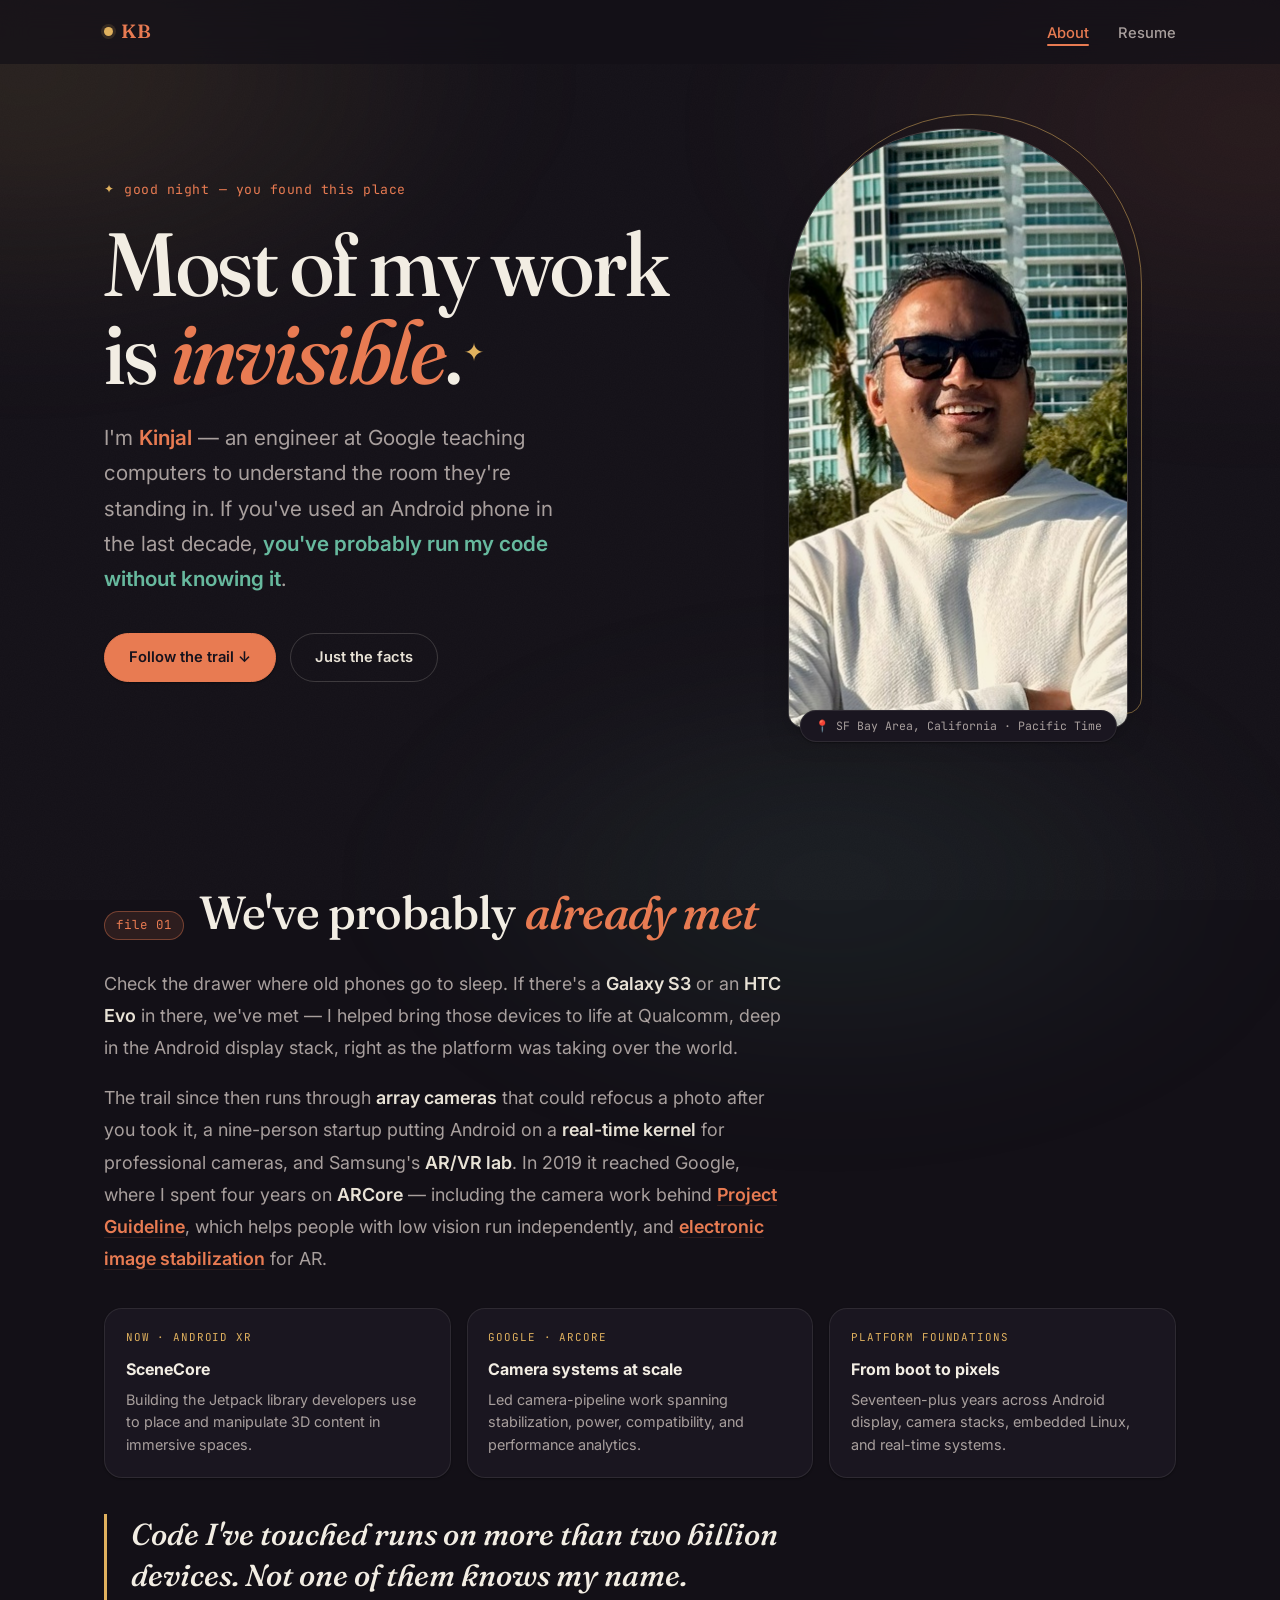
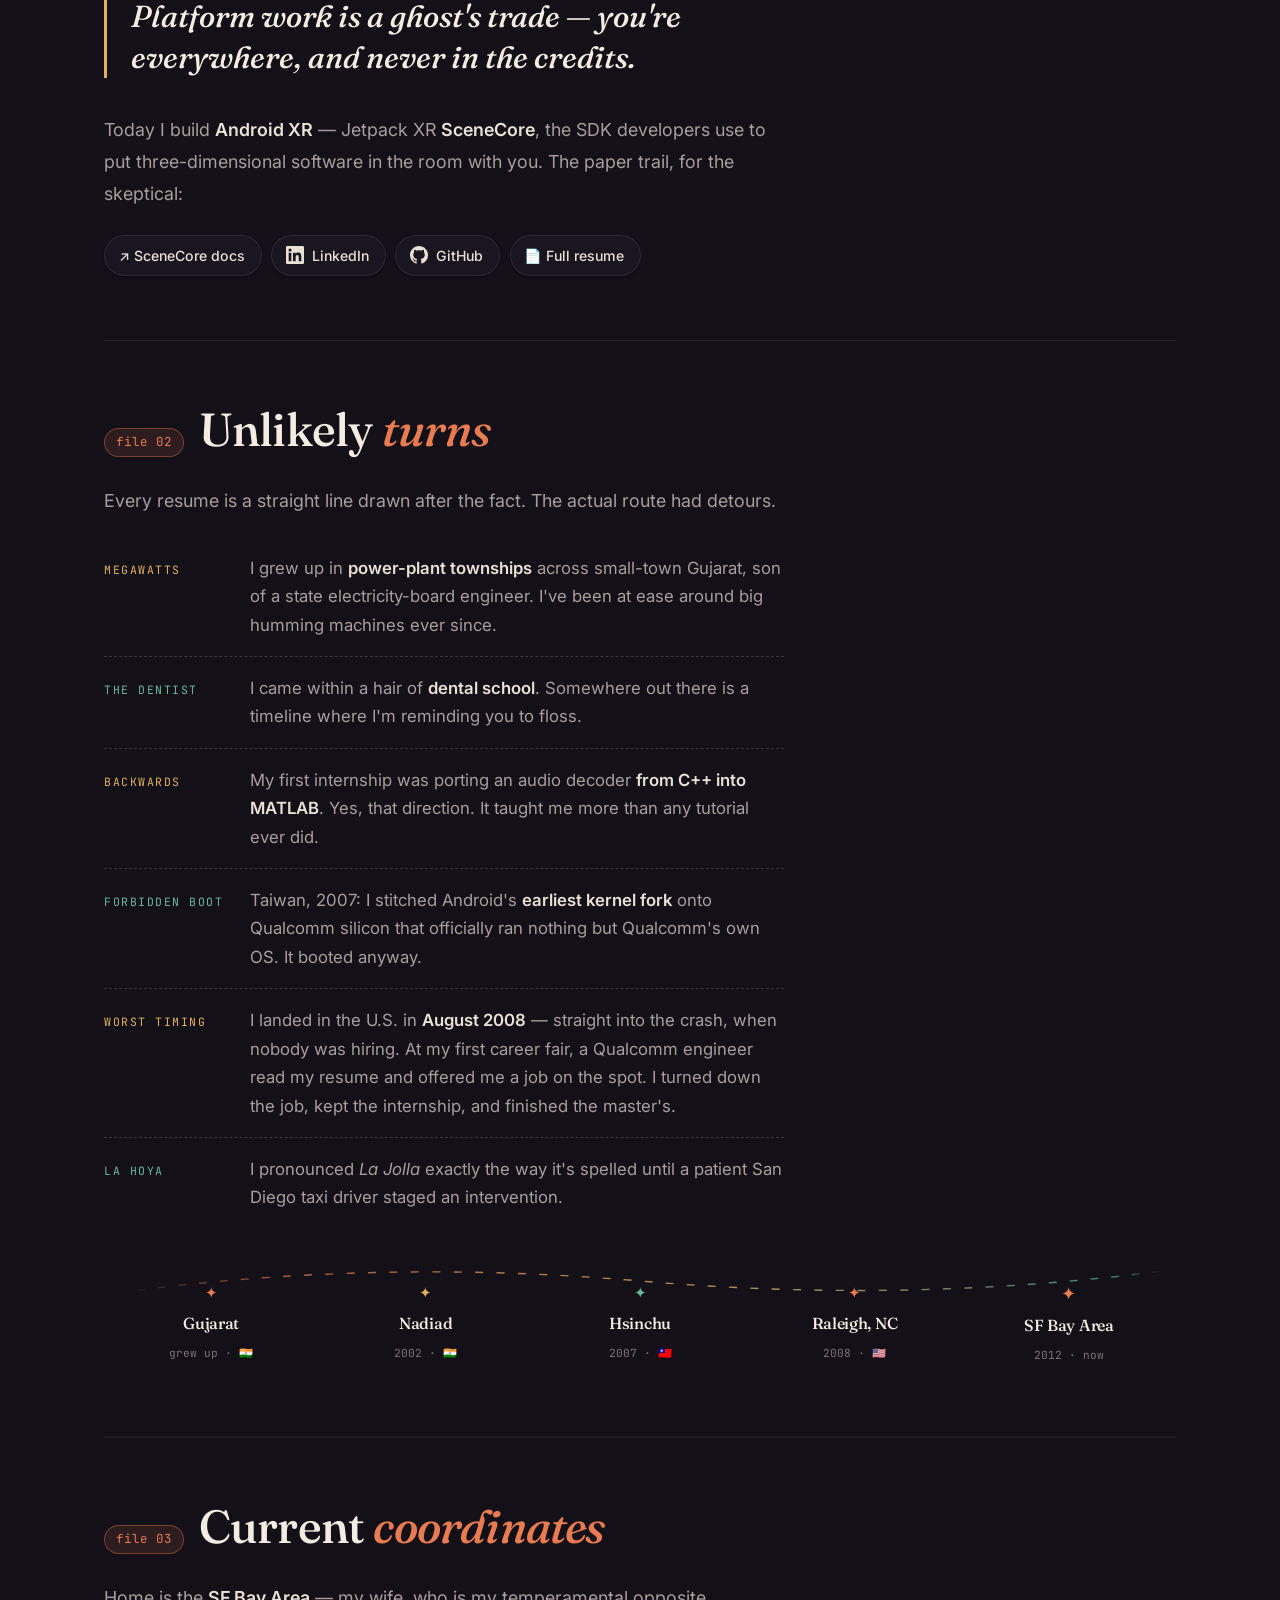
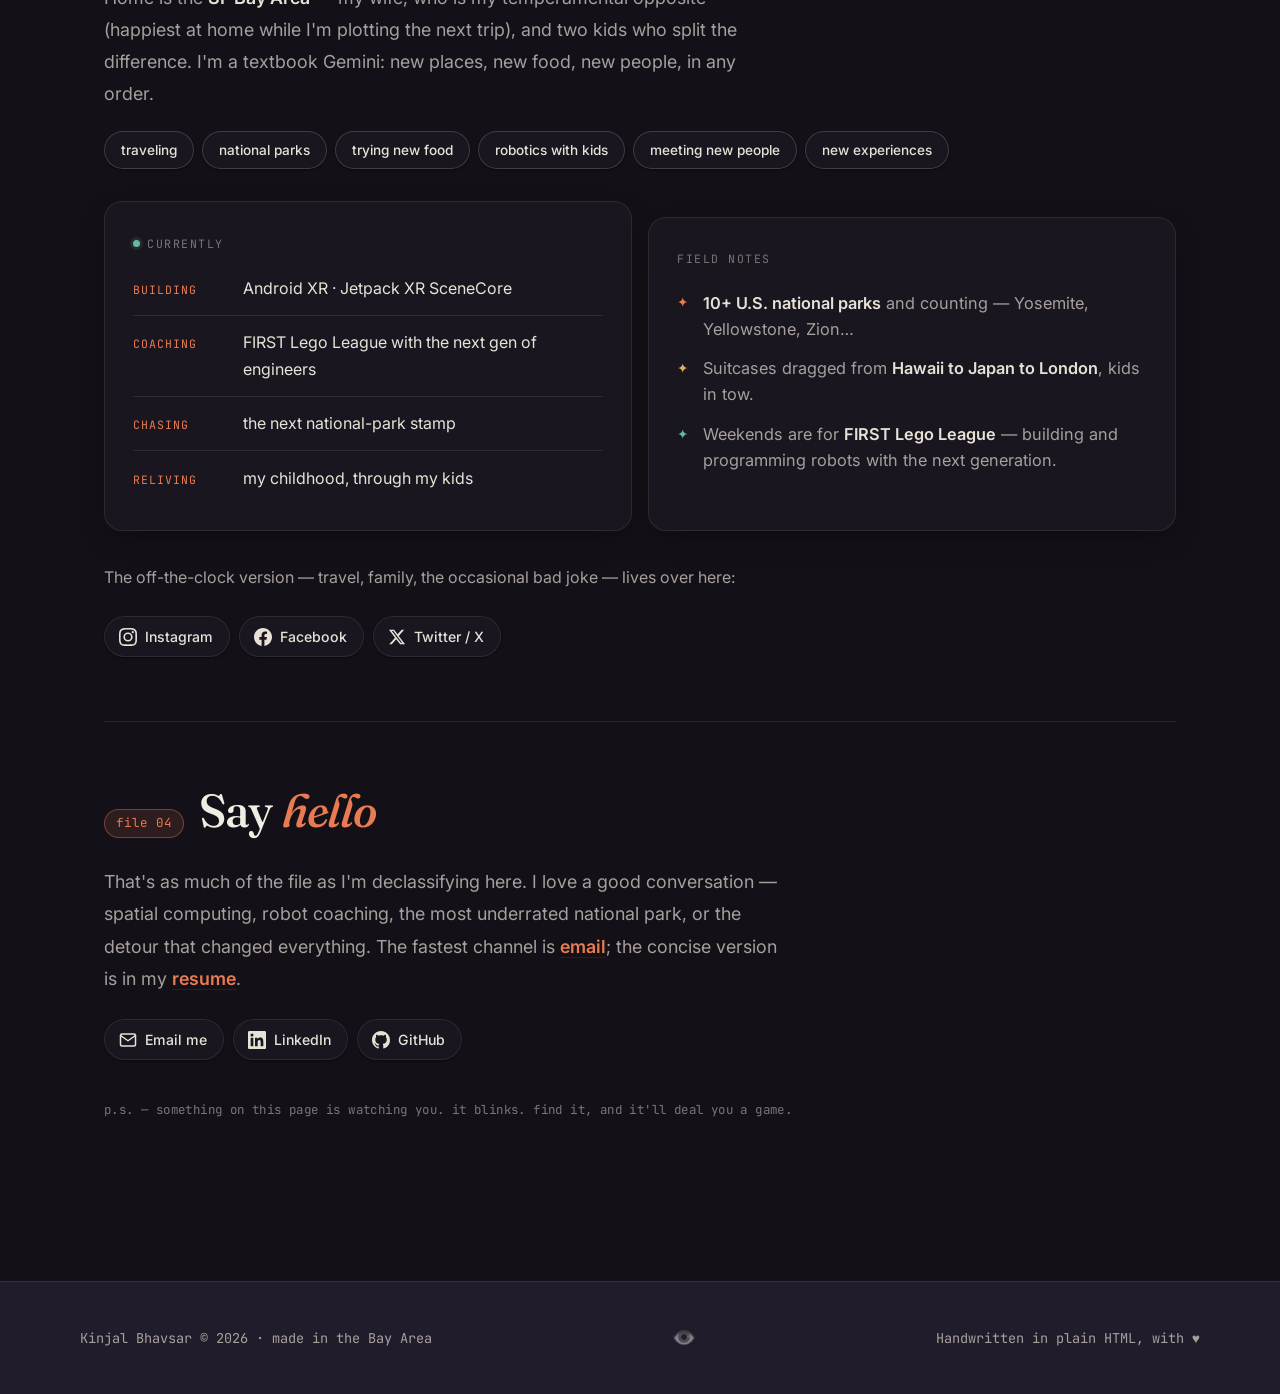
<file: index.html>
<!DOCTYPE html>
<html lang="en">
<head>
  <meta charset="UTF-8" />
  <meta name="viewport" content="width=device-width, initial-scale=1.0" />
  <title>Kinjal Bhavsar — most of my work is invisible</title>
  <meta name="description" content="Kinjal Bhavsar — engineer at Google building Android XR. Code he's touched runs on two billion devices; not one of them knows his name. Follow the trail." />
  <link rel="canonical" href="https://kinjalbhavsar.com/" />

  <link rel="icon" href="/favicon.svg" type="image/svg+xml" />
  <meta name="theme-color" content="#131017" />

  <!-- Open Graph / social sharing -->
  <meta property="og:type" content="website" />
  <meta property="og:site_name" content="Kinjal Bhavsar" />
  <meta property="og:title" content="Kinjal Bhavsar — most of my work is invisible" />
  <meta property="og:description" content="Engineer at Google building Android XR. Code he's touched runs on two billion devices; not one of them knows his name. Follow the trail." />
  <meta property="og:url" content="https://kinjalbhavsar.com/" />
  <meta property="og:image" content="https://kinjalbhavsar.com/assets/kinjal.jpg" />
  <meta name="twitter:card" content="summary" />
  <meta name="twitter:title" content="Kinjal Bhavsar — most of my work is invisible" />
  <meta name="twitter:description" content="Engineer at Google building Android XR. Two billion devices, zero credits. Follow the trail." />
  <meta name="twitter:image" content="https://kinjalbhavsar.com/assets/kinjal.jpg" />

  <link rel="preconnect" href="https://fonts.googleapis.com" />
  <link rel="preconnect" href="https://fonts.gstatic.com" crossorigin />
  <link href="https://fonts.googleapis.com/css2?family=Fraunces:ital,opsz,wght@0,9..144,400;0,9..144,500;0,9..144,600;1,9..144,400;1,9..144,500&family=Inter:wght@300;400;500;600;700;800&family=JetBrains+Mono:wght@400;500;700&display=swap" rel="stylesheet" />
  <link rel="stylesheet" href="css/styles.css?v=20260717b" />

  <script type="application/ld+json">
  {
    "@context": "https://schema.org",
    "@type": "Person",
    "name": "Kinjal Bhavsar",
    "url": "https://kinjalbhavsar.com/",
    "image": "https://kinjalbhavsar.com/assets/kinjal.jpg",
    "jobTitle": "Software Engineer",
    "worksFor": { "@type": "Organization", "name": "Google" },
    "homeLocation": { "@type": "Place", "name": "San Francisco Bay Area, California" },
    "knowsAbout": ["Spatial Computing", "Android XR", "Augmented Reality", "Kotlin", "Embedded Systems"],
    "alumniOf": [
      { "@type": "CollegeOrUniversity", "name": "North Carolina State University" },
      { "@type": "CollegeOrUniversity", "name": "Dharmsinh Desai Institute of Technology" }
    ],
    "sameAs": [
      "https://www.linkedin.com/in/kinjalb",
      "https://github.com/kinjalbhavsar",
      "https://x.com/kinjalb",
      "https://www.instagram.com/kinjalb/"
    ]
  }
  </script>
</head>
<body data-bio>

  <a class="skip-link" href="#main-content">Skip to main content</a>

  <div data-nav></div>

  <main id="main-content">

    <!-- ============================= HERO ============================= -->
    <section class="hero" id="hero">
      <div class="hero-inner">
        <p class="hero-eyebrow"><span class="hero-star">✦</span> <span id="greeting">hello</span> — you found this place</p>
        <h1 class="hero-name">Most of my work<br/>is <span class="accent">invisible</span>.<span class="hero-mark">✦</span></h1>
        <p class="hero-title">
          I'm <span class="accent">Kinjal</span> — an engineer at Google teaching computers to understand
          the room they're standing in. If you've used an Android phone in the last decade,
          <span class="accent-2">you've probably run my code without knowing it</span>.
        </p>
        <div class="hero-cta">
          <a href="#evidence" class="btn btn-primary">Follow the trail ↓</a>
          <a href="/resume.html" class="btn btn-outline">Just the facts</a>
        </div>
      </div>
      <figure class="hero-portrait">
        <img src="assets/kinjal.jpg" alt="Portrait of Kinjal Bhavsar" width="600" height="600" fetchpriority="high" decoding="async" />
        <figcaption class="portrait-tag">📍 SF Bay Area, California · Pacific Time</figcaption>
      </figure>
    </section>

    <div class="story">

      <!-- ====================== FILE 01 · EVIDENCE ====================== -->
      <section class="chapter" id="evidence">
        <div class="chapter-head">
          <span class="chapter-num">file 01</span>
          <h2 class="chapter-title">We've probably <span class="accent">already met</span></h2>
        </div>

        <div class="prose">
          <p>
            Check the drawer where old phones go to sleep. If there's a <strong>Galaxy S3</strong> or an
            <strong>HTC Evo</strong> in there, we've met — I helped bring those devices to life at Qualcomm,
            deep in the Android display stack, right as the platform was taking over the world.
          </p>
          <p>
            The trail since then runs through <strong>array cameras</strong> that could refocus a photo after
            you took it, a nine-person startup putting Android on a <strong>real-time kernel</strong> for
            professional cameras, and Samsung's <strong>AR/VR lab</strong>. In 2019 it reached Google, where I
            spent four years on <strong>ARCore</strong> — including the camera work behind
            <a class="inline-link" href="https://blog.google/company-news/outreach-and-initiatives/accessibility/project-guideline-helping-blind-people-run-independently/" target="_blank" rel="noopener">Project Guideline</a>, which helps people with low vision run independently, and
            <a class="inline-link" href="https://developers.google.com/ar/develop/electronic-image-stabilization" target="_blank" rel="noopener">electronic image stabilization</a> for AR.
          </p>
        </div>

        <div class="impact-grid" aria-label="Selected engineering impact">
          <article class="impact-card">
            <span class="impact-kicker">now · Android XR</span>
            <h3>SceneCore</h3>
            <p>Building the Jetpack library developers use to place and manipulate 3D content in immersive spaces.</p>
          </article>
          <article class="impact-card">
            <span class="impact-kicker">Google · ARCore</span>
            <h3>Camera systems at scale</h3>
            <p>Led camera-pipeline work spanning stabilization, power, compatibility, and performance analytics.</p>
          </article>
          <article class="impact-card">
            <span class="impact-kicker">platform foundations</span>
            <h3>From boot to pixels</h3>
            <p>Seventeen-plus years across Android display, camera stacks, embedded Linux, and real-time systems.</p>
          </article>
        </div>

        <blockquote class="pull">
          Code I've touched runs on more than two billion devices. Not one of them knows my name.
          Platform work is a ghost's trade — you're everywhere, and never in the credits.
        </blockquote>

        <div class="prose">
          <p>
            Today I build <strong>Android XR</strong> — Jetpack XR <strong>SceneCore</strong>, the SDK
            developers use to put three-dimensional software in the room with you. The paper trail,
            for the skeptical:
          </p>
        </div>

        <div class="link-cluster">
          <a class="link-pill is-work" href="https://developer.android.com/jetpack/androidx/releases/xr-scenecore" target="_blank" rel="noopener">↗ SceneCore docs</a>
          <a class="link-pill is-work" href="https://www.linkedin.com/in/kinjalb" target="_blank" rel="noopener">
            <svg viewBox="0 0 24 24" fill="currentColor"><path d="M20.447 20.452h-3.554v-5.569c0-1.328-.027-3.037-1.852-3.037-1.853 0-2.136 1.445-2.136 2.939v5.667H9.351V9h3.414v1.561h.046c.477-.9 1.637-1.85 3.37-1.85 3.601 0 4.267 2.37 4.267 5.455v6.286zM5.337 7.433a2.062 2.062 0 0 1-2.063-2.065 2.064 2.064 0 1 1 2.063 2.065zm1.782 13.019H3.555V9h3.564v11.452zM22.225 0H1.771C.792 0 0 .774 0 1.729v20.542C0 23.227.792 24 1.771 24h20.451C23.2 24 24 23.227 24 22.271V1.729C24 .774 23.2 0 22.222 0h.003z"/></svg>
            LinkedIn
          </a>
          <a class="link-pill is-work" href="https://github.com/kinjalbhavsar" target="_blank" rel="noopener">
            <svg viewBox="0 0 24 24" fill="currentColor"><path d="M12 0C5.37 0 0 5.37 0 12c0 5.31 3.435 9.795 8.205 11.385.6.105.825-.255.825-.57 0-.285-.015-1.23-.015-2.235-3.015.555-3.795-.735-4.035-1.41-.135-.345-.72-1.41-1.23-1.695-.42-.225-1.02-.78-.015-.795.945-.015 1.62.87 1.845 1.23 1.08 1.815 2.805 1.305 3.495.99.105-.78.42-1.305.765-1.605-2.67-.3-5.46-1.335-5.46-5.925 0-1.305.465-2.385 1.23-3.225-.12-.3-.54-1.53.12-3.18 0 0 1.005-.315 3.3 1.23.96-.27 1.98-.405 3-.405s2.04.135 3 .405c2.295-1.56 3.3-1.23 3.3-1.23.66 1.65.24 2.88.12 3.18.765.84 1.23 1.905 1.23 3.225 0 4.605-2.805 5.625-5.475 5.925.435.375.81 1.095.81 2.22 0 1.605-.015 2.895-.015 3.3 0 .315.225.69.825.57A12.02 12.02 0 0 0 24 12c0-6.63-5.37-12-12-12z"/></svg>
            GitHub
          </a>
          <a class="link-pill is-work" href="/resume.html">📄 Full resume</a>
        </div>
      </section>

      <!-- ====================== FILE 02 · UNLIKELY TURNS ====================== -->
      <section class="chapter" id="turns">
        <div class="chapter-head">
          <span class="chapter-num">file 02</span>
          <h2 class="chapter-title">Unlikely <span class="accent">turns</span></h2>
        </div>

        <p class="prose">
          Every resume is a straight line drawn after the fact. The actual route had detours.
        </p>

        <div class="twists">
          <div class="twist">
            <span class="t-key">megawatts</span>
            <p class="t-val">I grew up in <strong>power-plant townships</strong> across small-town Gujarat, son of a
            state electricity-board engineer. I've been at ease around big humming machines ever since.</p>
          </div>
          <div class="twist">
            <span class="t-key">the dentist</span>
            <p class="t-val">I came within a hair of <strong>dental school</strong>. Somewhere out there is a
            timeline where I'm reminding you to floss.</p>
          </div>
          <div class="twist">
            <span class="t-key">backwards</span>
            <p class="t-val">My first internship was porting an audio decoder <strong>from C++ into MATLAB</strong>.
            Yes, that direction. It taught me more than any tutorial ever did.</p>
          </div>
          <div class="twist">
            <span class="t-key">forbidden boot</span>
            <p class="t-val">Taiwan, 2007: I stitched Android's <strong>earliest kernel fork</strong> onto Qualcomm
            silicon that officially ran nothing but Qualcomm's own OS. It booted anyway.</p>
          </div>
          <div class="twist">
            <span class="t-key">worst timing</span>
            <p class="t-val">I landed in the U.S. in <strong>August 2008</strong> — straight into the crash, when
            nobody was hiring. At my first career fair, a Qualcomm engineer read my resume and offered me a job on
            the spot. I turned down the job, kept the internship, and finished the master's.</p>
          </div>
          <div class="twist">
            <span class="t-key">la hoya</span>
            <p class="t-val">I pronounced <em>La Jolla</em> exactly the way it's spelled until a patient San Diego
            taxi driver staged an intervention.</p>
          </div>
        </div>

        <div class="journey-track">
          <div class="journey-stop"><span class="pin">✦</span><span class="city">Gujarat</span><span class="year">grew up · 🇮🇳</span></div>
          <div class="journey-stop"><span class="pin">✦</span><span class="city">Nadiad</span><span class="year">2002 · 🇮🇳</span></div>
          <div class="journey-stop"><span class="pin">✦</span><span class="city">Hsinchu</span><span class="year">2007 · 🇹🇼</span></div>
          <div class="journey-stop"><span class="pin">✦</span><span class="city">Raleigh, NC</span><span class="year">2008 · 🇺🇸</span></div>
          <div class="journey-stop"><span class="pin">✦</span><span class="city">SF Bay Area</span><span class="year">2012 · now</span></div>
        </div>
      </section>

      <!-- ====================== FILE 03 · CURRENT COORDINATES ====================== -->
      <section class="chapter" id="now">
        <div class="chapter-head">
          <span class="chapter-num">file 03</span>
          <h2 class="chapter-title">Current <span class="accent">coordinates</span></h2>
        </div>

        <div class="prose">
          <p>
            Home is the <strong>SF Bay Area</strong> — my wife, who is my temperamental opposite (happiest at
            home while I'm plotting the next trip), and two kids who split the difference. I'm a textbook
            Gemini: new places, new food, new people, in any order.
          </p>
        </div>

        <div class="love-chips">
          <span class="chip">traveling</span>
          <span class="chip chip-2">national parks</span>
          <span class="chip chip-warm">trying new food</span>
          <span class="chip">robotics with kids</span>
          <span class="chip chip-2">meeting new people</span>
          <span class="chip chip-warm">new experiences</span>
        </div>

        <div class="cards-2" style="margin-top:2rem;">
          <div class="note-card">
            <span class="note-label"><span class="dot dot-live"></span> currently</span>
            <div class="currently-list">
              <div class="currently-row"><span class="k">building</span><span class="v">Android XR · Jetpack XR SceneCore</span></div>
              <div class="currently-row"><span class="k">coaching</span><span class="v">FIRST Lego League with the next gen of engineers</span></div>
              <div class="currently-row"><span class="k">chasing</span><span class="v">the next national-park stamp</span></div>
              <div class="currently-row"><span class="k">reliving</span><span class="v">my childhood, through my kids</span></div>
            </div>
          </div>
          <div class="note-card">
            <span class="note-label">field notes</span>
            <ul class="facts-list">
              <li><strong>10+ U.S. national parks</strong> and counting — Yosemite, Yellowstone, Zion…</li>
              <li>Suitcases dragged from <strong>Hawaii to Japan to London</strong>, kids in tow.</li>
              <li>Weekends are for <strong>FIRST Lego League</strong> — building and programming robots with the next generation.</li>
            </ul>
          </div>
        </div>

        <p class="prose" style="margin-top:2rem; font-size:1rem;">
          The off-the-clock version — travel, family, the occasional bad joke — lives over here:
        </p>
        <div class="link-cluster">
          <a class="link-pill is-social" href="https://www.instagram.com/kinjalb/" target="_blank" rel="noopener">
            <svg viewBox="0 0 24 24" fill="currentColor"><path d="M12 2.163c3.204 0 3.584.012 4.85.07 3.252.148 4.771 1.691 4.919 4.919.058 1.265.069 1.645.069 4.849 0 3.205-.012 3.584-.069 4.849-.149 3.225-1.664 4.771-4.919 4.919-1.266.058-1.644.07-4.85.07-3.204 0-3.584-.012-4.849-.07-3.26-.149-4.771-1.699-4.919-4.92-.058-1.265-.07-1.644-.07-4.849 0-3.204.013-3.583.07-4.849.149-3.227 1.664-4.771 4.919-4.919 1.266-.057 1.645-.069 4.849-.069zm0-2.163C8.741 0 8.333.014 7.053.072 2.695.272.273 2.69.073 7.052.014 8.333 0 8.741 0 12c0 3.259.014 3.668.072 4.948.2 4.358 2.618 6.78 6.98 6.98C8.333 23.986 8.741 24 12 24c3.259 0 3.668-.014 4.948-.072 4.354-.2 6.782-2.618 6.979-6.98.059-1.28.073-1.689.073-4.948 0-3.259-.014-3.667-.072-4.947-.196-4.354-2.617-6.78-6.979-6.98C15.668.014 15.259 0 12 0zm0 5.838a6.162 6.162 0 100 12.324 6.162 6.162 0 000-12.324zM12 16a4 4 0 110-8 4 4 0 010 8zm6.406-11.845a1.44 1.44 0 100 2.881 1.44 1.44 0 000-2.881z"/></svg>
            Instagram
          </a>
          <a class="link-pill is-social" href="https://www.facebook.com/kinjalb/" target="_blank" rel="noopener">
            <svg viewBox="0 0 24 24" fill="currentColor"><path d="M24 12.073c0-6.627-5.373-12-12-12s-12 5.373-12 12c0 5.99 4.388 10.954 10.125 11.854v-8.385H7.078v-3.47h3.047V9.43c0-3.007 1.792-4.669 4.533-4.669 1.312 0 2.686.235 2.686.235v2.953H15.83c-1.491 0-1.956.925-1.956 1.874v2.25h3.328l-.532 3.47h-2.796v8.385C19.612 23.027 24 18.062 24 12.073z"/></svg>
            Facebook
          </a>
          <a class="link-pill is-social" href="https://x.com/kinjalb" target="_blank" rel="noopener">
            <svg viewBox="0 0 24 24" fill="currentColor"><path d="M18.244 2.25h3.308l-7.227 8.26 8.502 11.24H16.17l-5.214-6.817L4.99 21.75H1.68l7.73-8.835L1.254 2.25H8.08l4.713 6.231zm-1.161 17.52h1.833L7.084 4.126H5.117z"/></svg>
            Twitter / X
          </a>
        </div>
      </section>

      <!-- ====================== FILE 04 · SAY HELLO ====================== -->
      <section class="chapter" id="hello">
        <div class="chapter-head">
          <span class="chapter-num">file 04</span>
          <h2 class="chapter-title">Say <span class="accent">hello</span></h2>
        </div>

        <p class="prose">
          That's as much of the file as I'm declassifying here. I love a good conversation — spatial
          computing, robot coaching, the most underrated national park, or the detour that changed
          everything. The fastest channel is
          <a class="inline-link" href="mailto:kinjal.bhavsr@gmail.com">email</a>; the concise version is in my
          <a class="inline-link" href="/resume.html">resume</a>.
        </p>

        <div class="link-cluster">
          <a class="link-pill is-work" href="mailto:kinjal.bhavsr@gmail.com">
            <svg viewBox="0 0 24 24" fill="none" stroke="currentColor" stroke-width="2" stroke-linecap="round" stroke-linejoin="round"><path d="M4 4h16c1.1 0 2 .9 2 2v12c0 1.1-.9 2-2 2H4c-1.1 0-2-.9-2-2V6c0-1.1.9-2 2-2z"/><polyline points="22,6 12,13 2,6"/></svg>
            Email me
          </a>
          <a class="link-pill is-work" href="https://www.linkedin.com/in/kinjalb" target="_blank" rel="noopener">
            <svg viewBox="0 0 24 24" fill="currentColor"><path d="M20.447 20.452h-3.554v-5.569c0-1.328-.027-3.037-1.852-3.037-1.853 0-2.136 1.445-2.136 2.939v5.667H9.351V9h3.414v1.561h.046c.477-.9 1.637-1.85 3.37-1.85 3.601 0 4.267 2.37 4.267 5.455v6.286zM5.337 7.433a2.062 2.062 0 0 1-2.063-2.065 2.064 2.064 0 1 1 2.063 2.065zm1.782 13.019H3.555V9h3.564v11.452zM22.225 0H1.771C.792 0 0 .774 0 1.729v20.542C0 23.227.792 24 1.771 24h20.451C23.2 24 24 23.227 24 22.271V1.729C24 .774 23.2 0 22.222 0h.003z"/></svg>
            LinkedIn
          </a>
          <a class="link-pill is-work" href="https://github.com/kinjalbhavsar" target="_blank" rel="noopener">
            <svg viewBox="0 0 24 24" fill="currentColor"><path d="M12 0C5.37 0 0 5.37 0 12c0 5.31 3.435 9.795 8.205 11.385.6.105.825-.255.825-.57 0-.285-.015-1.23-.015-2.235-3.015.555-3.795-.735-4.035-1.41-.135-.345-.72-1.41-1.23-1.695-.42-.225-1.02-.78-.015-.795.945-.015 1.62.87 1.845 1.23 1.08 1.815 2.805 1.305 3.495.99.105-.78.42-1.305.765-1.605-2.67-.3-5.46-1.335-5.46-5.925 0-1.305.465-2.385 1.23-3.225-.12-.3-.54-1.53.12-3.18 0 0 1.005-.315 3.3 1.23.96-.27 1.98-.405 3-.405s2.04.135 3 .405c2.295-1.56 3.3-1.23 3.3-1.23.66 1.65.24 2.88.12 3.18.765.84 1.23 1.905 1.23 3.225 0 4.605-2.805 5.625-5.475 5.925.435.375.81 1.095.81 2.22 0 1.605-.015 2.895-.015 3.3 0 .315.225.69.825.57A12.02 12.02 0 0 0 24 12c0-6.63-5.37-12-12-12z"/></svg>
            GitHub
          </a>
        </div>

        <p class="ps-hint">p.s. — something on this page is watching you. it blinks. find it, and it'll deal you a game.</p>
      </section>

    </div>

  </main>

  <div data-footer></div>

  <!-- GLITCH_HUNTER easter egg modal (hidden bit of fun — click the eye in the footer) -->
  <dialog class="game-dialog" id="game-dialog" aria-label="Glitch Hunter mini-game">
    <div class="game-shell">
      <div class="game-bar">
        <span class="game-bar-dots"><span></span><span></span><span></span></span>
        <span class="game-bar-title">glitch_hunter</span>
        <button class="game-close" id="game-close" aria-label="Close game">[ esc ]</button>
      </div>
      <div class="game-hud">
        <div class="game-stat" role="status" aria-live="polite">SCORE: <span id="game-score">0</span></div>
        <div class="game-stat">TIME: <span id="game-timer">30</span>s</div>
        <div class="game-stat">BEST: <span id="game-best">0</span></div>
      </div>
      <div class="game-area" id="game-area">
        <div class="game-start-overlay" id="game-overlay">
          <div class="game-start-box">
            <div class="game-title-ascii">Glitch Hunter</div>
            <p>You found the secret. Click the glitches to squash them.<br/>30 seconds. How good are you?</p>
            <button class="btn btn-primary" id="game-start-btn">Start Game</button>
          </div>
        </div>
      </div>
    </div>
  </dialog>

  <script src="js/layout.js?v=20260717b" defer></script>
  <script src="js/main.js?v=20260717b" defer></script>
</body>
</html>
</file>
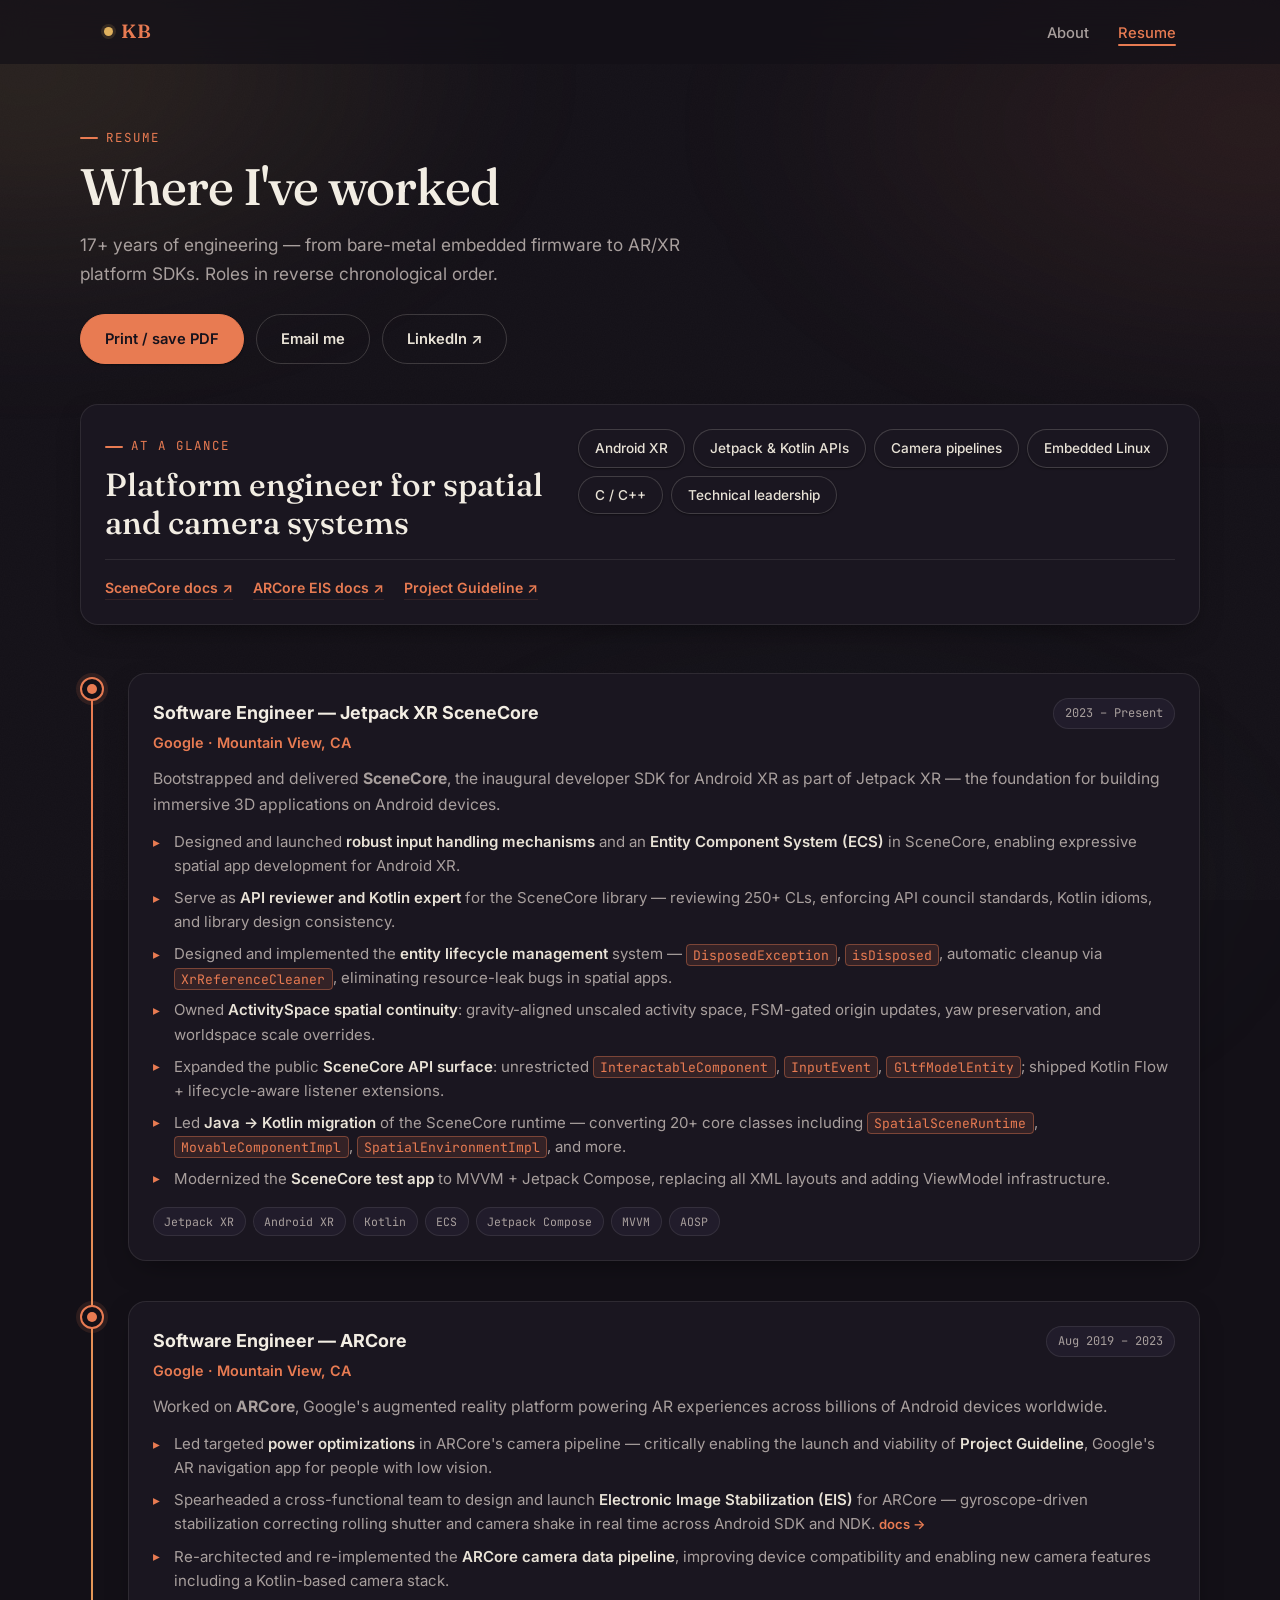
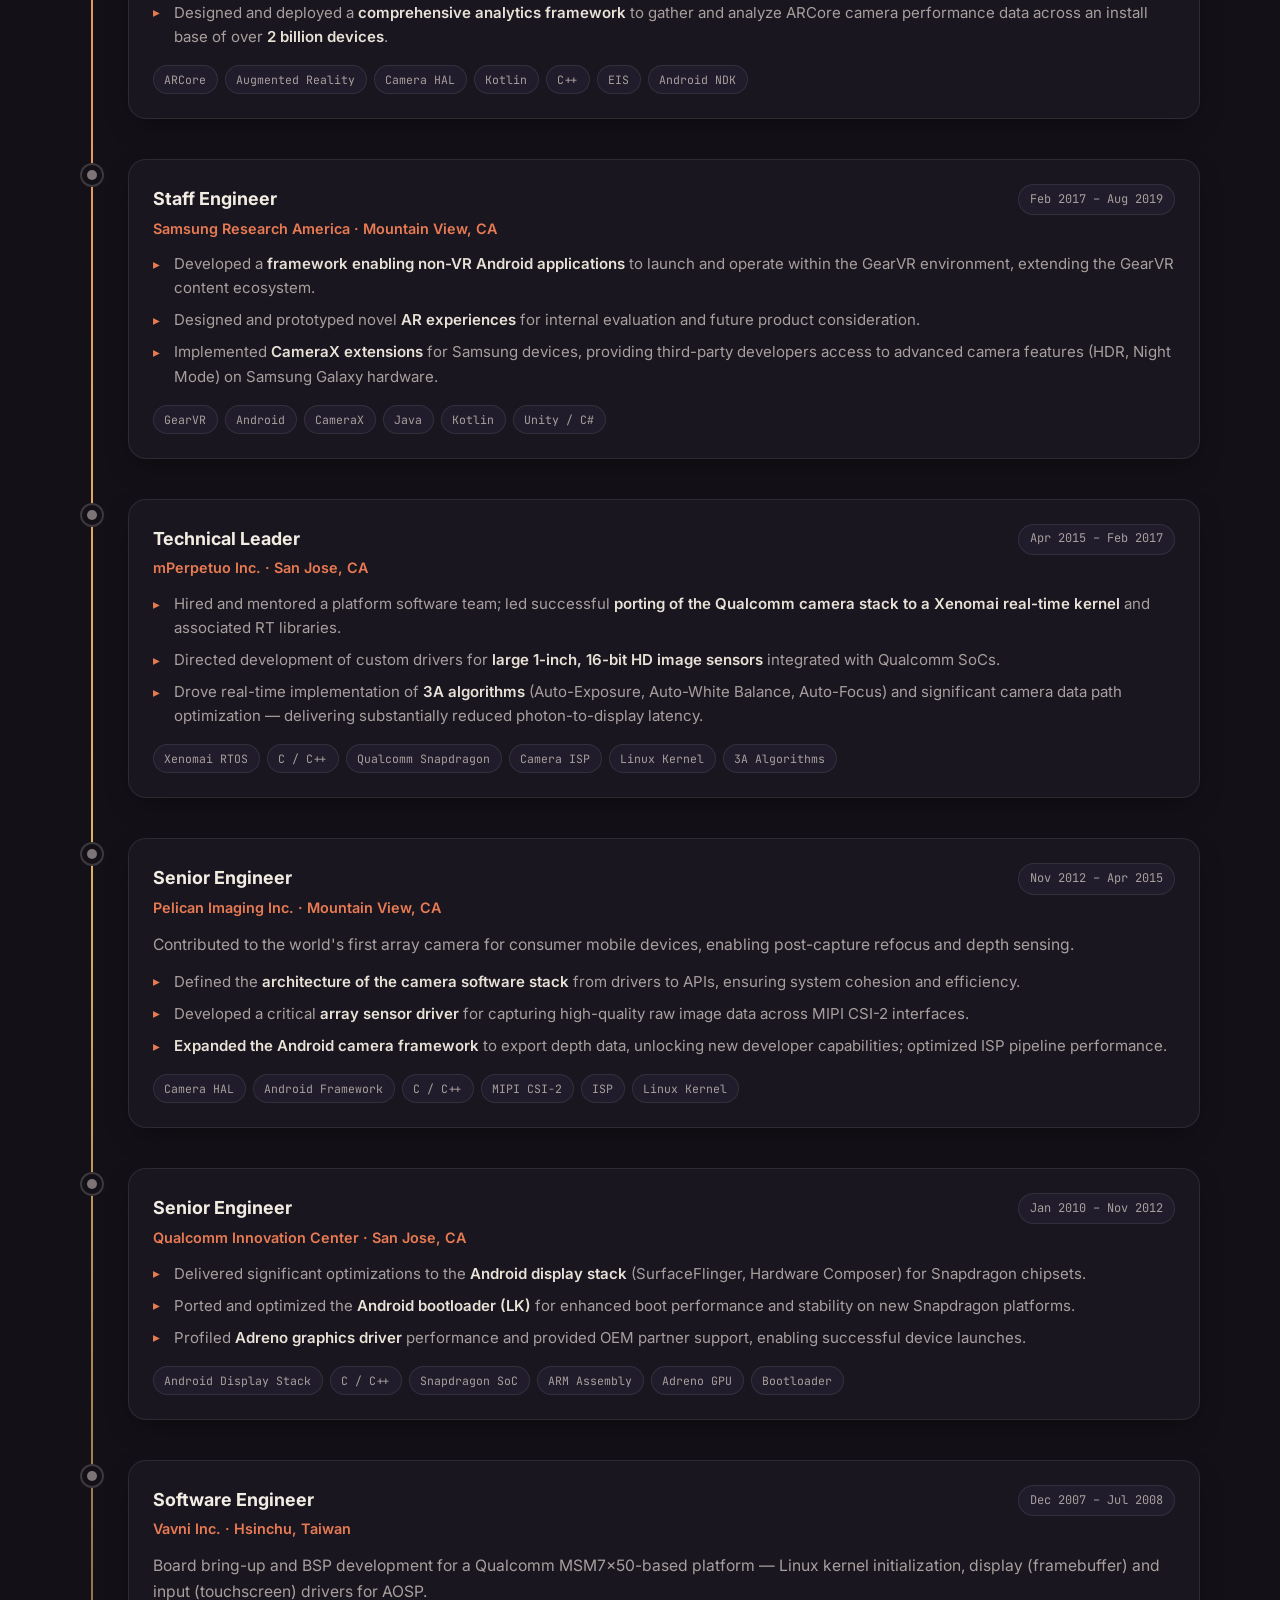
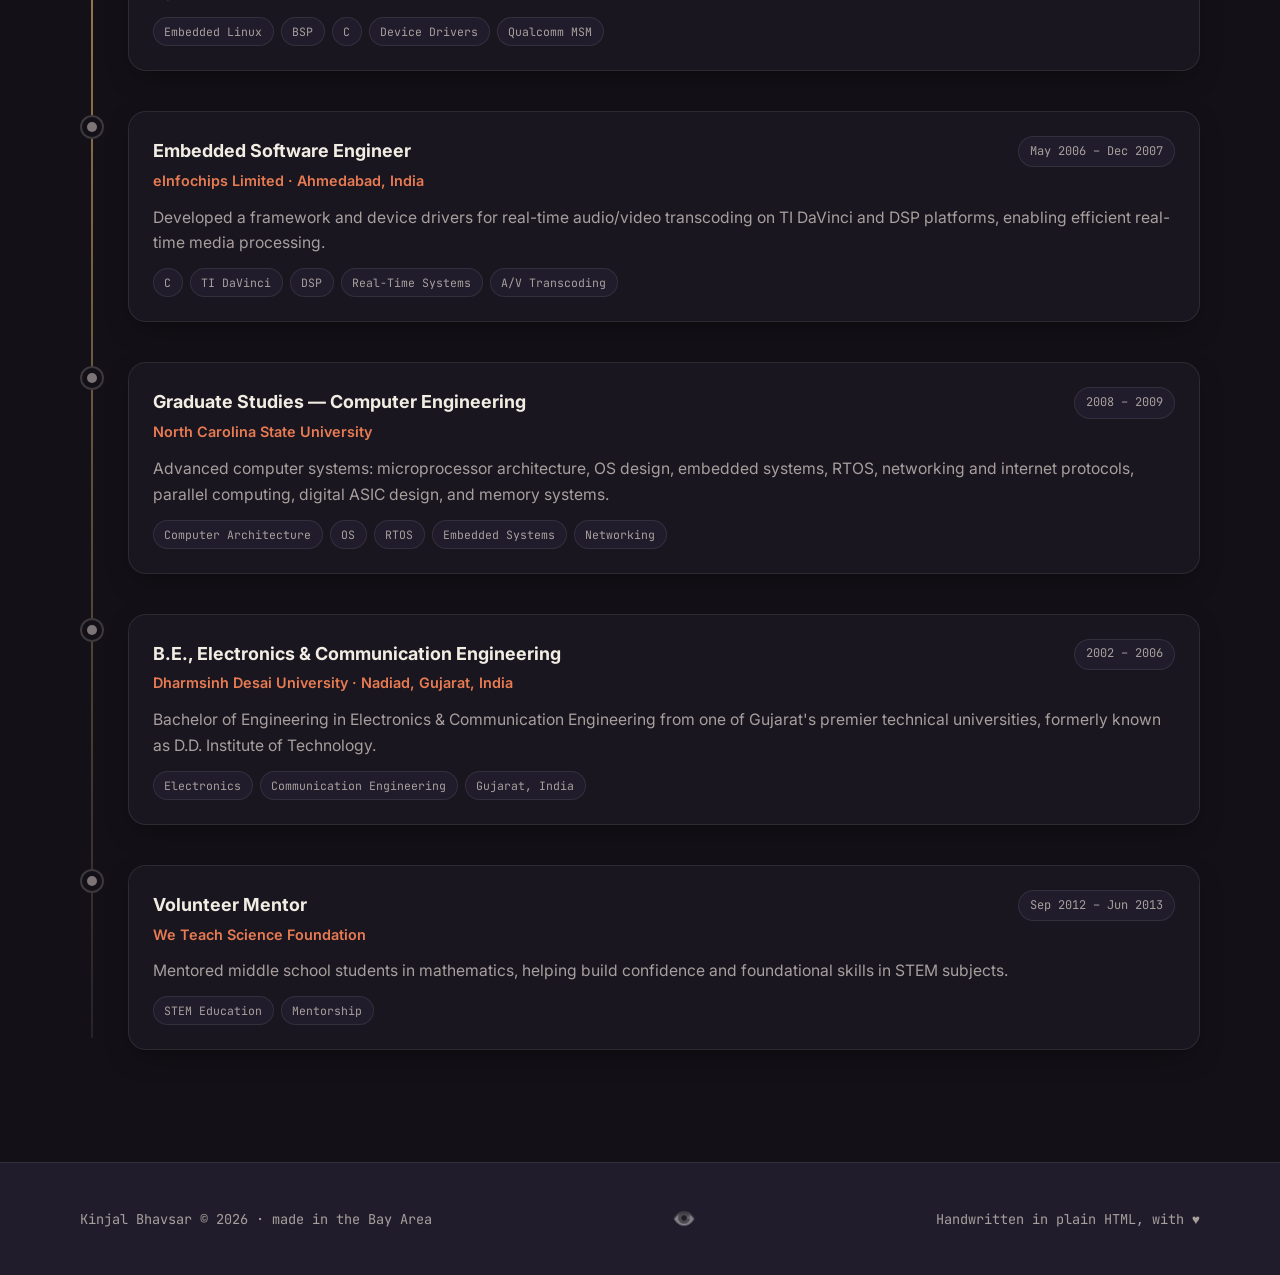
<file: resume.html>
<!DOCTYPE html>
<html lang="en">
<head>
  <meta charset="UTF-8" />
  <meta name="viewport" content="width=device-width, initial-scale=1.0" />
  <title>Resume — Kinjal Bhavsar</title>
  <meta name="description" content="Kinjal Bhavsar — software engineer with 17+ years across AR/XR, camera systems, Linux kernel, and embedded platforms at Google, Samsung, Pelican Imaging, Qualcomm, and more." />
  <link rel="canonical" href="https://kinjalbhavsar.com/resume.html" />

  <link rel="icon" href="/favicon.svg" type="image/svg+xml" />
  <meta name="theme-color" content="#131017" />

  <!-- Open Graph / social sharing -->
  <meta property="og:type" content="profile" />
  <meta property="og:site_name" content="Kinjal Bhavsar" />
  <meta property="og:title" content="Resume — Kinjal Bhavsar" />
  <meta property="og:description" content="17+ years of engineering — from bare-metal embedded firmware to AR/XR platform SDKs at Google, Samsung, Pelican Imaging, and Qualcomm." />
  <meta property="og:url" content="https://kinjalbhavsar.com/resume.html" />
  <meta property="og:image" content="https://kinjalbhavsar.com/assets/kinjal.jpg" />
  <meta name="twitter:card" content="summary" />
  <meta name="twitter:title" content="Resume — Kinjal Bhavsar" />
  <meta name="twitter:description" content="17+ years of engineering — from bare-metal embedded firmware to AR/XR platform SDKs." />
  <meta name="twitter:image" content="https://kinjalbhavsar.com/assets/kinjal.jpg" />

  <link rel="preconnect" href="https://fonts.googleapis.com" />
  <link rel="preconnect" href="https://fonts.gstatic.com" crossorigin />
  <link href="https://fonts.googleapis.com/css2?family=Fraunces:opsz,wght@9..144,400;9..144,500;9..144,600&family=Inter:wght@300;400;500;600;700;800&family=JetBrains+Mono:wght@400;500;700&display=swap" rel="stylesheet" />
  <link rel="stylesheet" href="css/styles.css?v=20260717b" />
</head>
<body>

  <a class="skip-link" href="#main-content">Skip to main content</a>

  <div data-nav></div>

  <main id="main-content">
    <section class="section section-pad-top">
      <div class="container">
        <div class="section-label">resume</div>
        <h1 class="section-title">Where I've worked</h1>
        <p class="section-lede">
          17+ years of engineering — from bare-metal embedded firmware to AR/XR platform SDKs.
          Roles in reverse chronological order.
        </p>

        <div class="resume-actions" aria-label="Resume actions">
          <button class="btn btn-primary" type="button" data-print-resume>Print / save PDF</button>
          <a class="btn btn-outline" href="mailto:kinjal.bhavsr@gmail.com">Email me</a>
          <a class="btn btn-outline" href="https://www.linkedin.com/in/kinjalb" target="_blank" rel="noopener">LinkedIn ↗</a>
        </div>

        <section class="resume-summary" aria-labelledby="expertise-title">
          <div>
            <span class="section-label">at a glance</span>
            <h2 class="summary-title" id="expertise-title">Platform engineer for spatial and camera systems</h2>
          </div>
          <div class="expertise-tags" aria-label="Areas of expertise">
            <span class="chip">Android XR</span>
            <span class="chip chip-2">Jetpack &amp; Kotlin APIs</span>
            <span class="chip chip-warm">Camera pipelines</span>
            <span class="chip">Embedded Linux</span>
            <span class="chip chip-2">C / C++</span>
            <span class="chip chip-warm">Technical leadership</span>
          </div>
          <div class="proof-links">
            <a class="inline-link" href="https://developer.android.com/jetpack/androidx/releases/xr-scenecore" target="_blank" rel="noopener">SceneCore docs ↗</a>
            <a class="inline-link" href="https://developers.google.com/ar/develop/electronic-image-stabilization" target="_blank" rel="noopener">ARCore EIS docs ↗</a>
            <a class="inline-link" href="https://blog.google/company-news/outreach-and-initiatives/accessibility/project-guideline-helping-blind-people-run-independently/" target="_blank" rel="noopener">Project Guideline ↗</a>
          </div>
        </section>

        <div class="timeline">

          <!-- Google – SceneCore -->
          <div class="timeline-item">
            <div class="timeline-dot"></div>
            <div class="timeline-content">
              <div class="timeline-header">
                <div>
                  <h3 class="timeline-role">Software Engineer — Jetpack XR SceneCore</h3>
                  <div class="timeline-company">Google &middot; Mountain View, CA</div>
                </div>
                <div class="timeline-period">2023 – Present</div>
              </div>
              <p class="timeline-desc">
                Bootstrapped and delivered <strong>SceneCore</strong>, the inaugural developer SDK
                for Android XR as part of Jetpack XR — the foundation for building immersive 3D
                applications on Android devices.
              </p>
              <ul class="timeline-bullets">
                <li>Designed and launched <strong>robust input handling mechanisms</strong> and an <strong>Entity Component System (ECS)</strong> in SceneCore, enabling expressive spatial app development for Android XR.</li>
                <li>Serve as <strong>API reviewer and Kotlin expert</strong> for the SceneCore library — reviewing 250+ CLs, enforcing API council standards, Kotlin idioms, and library design consistency.</li>
                <li>Designed and implemented the <strong>entity lifecycle management</strong> system — <code>DisposedException</code>, <code>isDisposed</code>, automatic cleanup via <code>XrReferenceCleaner</code>, eliminating resource-leak bugs in spatial apps.</li>
                <li>Owned <strong>ActivitySpace spatial continuity</strong>: gravity-aligned unscaled activity space, FSM-gated origin updates, yaw preservation, and worldspace scale overrides.</li>
                <li>Expanded the public <strong>SceneCore API surface</strong>: unrestricted <code>InteractableComponent</code>, <code>InputEvent</code>, <code>GltfModelEntity</code>; shipped Kotlin Flow + lifecycle-aware listener extensions.</li>
                <li>Led <strong>Java → Kotlin migration</strong> of the SceneCore runtime — converting 20+ core classes including <code>SpatialSceneRuntime</code>, <code>MovableComponentImpl</code>, <code>SpatialEnvironmentImpl</code>, and more.</li>
                <li>Modernized the <strong>SceneCore test app</strong> to MVVM + Jetpack Compose, replacing all XML layouts and adding ViewModel infrastructure.</li>
              </ul>
              <div class="timeline-tags">
                <span class="tag">Jetpack XR</span><span class="tag">Android XR</span><span class="tag">Kotlin</span>
                <span class="tag">ECS</span><span class="tag">Jetpack Compose</span><span class="tag">MVVM</span><span class="tag">AOSP</span>
              </div>
            </div>
          </div>

          <!-- Google – ARCore -->
          <div class="timeline-item">
            <div class="timeline-dot"></div>
            <div class="timeline-content">
              <div class="timeline-header">
                <div>
                  <h3 class="timeline-role">Software Engineer — ARCore</h3>
                  <div class="timeline-company">Google &middot; Mountain View, CA</div>
                </div>
                <div class="timeline-period">Aug 2019 – 2023</div>
              </div>
              <p class="timeline-desc">
                Worked on <strong>ARCore</strong>, Google's augmented reality platform powering AR
                experiences across billions of Android devices worldwide.
              </p>
              <ul class="timeline-bullets">
                <li>Led targeted <strong>power optimizations</strong> in ARCore's camera pipeline — critically enabling the launch and viability of <strong>Project Guideline</strong>, Google's AR navigation app for people with low vision.</li>
                <li>Spearheaded a cross-functional team to design and launch <strong>Electronic Image Stabilization (EIS)</strong> for ARCore — gyroscope-driven stabilization correcting rolling shutter and camera shake in real time across Android SDK and NDK. <a href="https://developers.google.com/ar/develop/electronic-image-stabilization" target="_blank" rel="noopener" class="timeline-link">docs &rarr;</a></li>
                <li>Re-architected and re-implemented the <strong>ARCore camera data pipeline</strong>, improving device compatibility and enabling new camera features including a Kotlin-based camera stack.</li>
                <li>Designed and deployed a <strong>comprehensive analytics framework</strong> to gather and analyze ARCore camera performance data across an install base of over <strong>2 billion devices</strong>.</li>
              </ul>
              <div class="timeline-tags">
                <span class="tag">ARCore</span><span class="tag">Augmented Reality</span><span class="tag">Camera HAL</span>
                <span class="tag">Kotlin</span><span class="tag">C++</span><span class="tag">EIS</span><span class="tag">Android NDK</span>
              </div>
            </div>
          </div>

          <!-- Samsung -->
          <div class="timeline-item">
            <div class="timeline-dot timeline-dot-outline"></div>
            <div class="timeline-content">
              <div class="timeline-header">
                <div>
                  <h3 class="timeline-role">Staff Engineer</h3>
                  <div class="timeline-company">Samsung Research America &middot; Mountain View, CA</div>
                </div>
                <div class="timeline-period">Feb 2017 – Aug 2019</div>
              </div>
              <ul class="timeline-bullets">
                <li>Developed a <strong>framework enabling non-VR Android applications</strong> to launch and operate within the GearVR environment, extending the GearVR content ecosystem.</li>
                <li>Designed and prototyped novel <strong>AR experiences</strong> for internal evaluation and future product consideration.</li>
                <li>Implemented <strong>CameraX extensions</strong> for Samsung devices, providing third-party developers access to advanced camera features (HDR, Night Mode) on Samsung Galaxy hardware.</li>
              </ul>
              <div class="timeline-tags">
                <span class="tag">GearVR</span><span class="tag">Android</span><span class="tag">CameraX</span>
                <span class="tag">Java</span><span class="tag">Kotlin</span><span class="tag">Unity / C#</span>
              </div>
            </div>
          </div>

          <!-- mPerpetuo -->
          <div class="timeline-item">
            <div class="timeline-dot timeline-dot-outline"></div>
            <div class="timeline-content">
              <div class="timeline-header">
                <div>
                  <h3 class="timeline-role">Technical Leader</h3>
                  <div class="timeline-company">mPerpetuo Inc. &middot; San Jose, CA</div>
                </div>
                <div class="timeline-period">Apr 2015 – Feb 2017</div>
              </div>
              <ul class="timeline-bullets">
                <li>Hired and mentored a platform software team; led successful <strong>porting of the Qualcomm camera stack to a Xenomai real-time kernel</strong> and associated RT libraries.</li>
                <li>Directed development of custom drivers for <strong>large 1-inch, 16-bit HD image sensors</strong> integrated with Qualcomm SoCs.</li>
                <li>Drove real-time implementation of <strong>3A algorithms</strong> (Auto-Exposure, Auto-White Balance, Auto-Focus) and significant camera data path optimization — delivering substantially reduced photon-to-display latency.</li>
              </ul>
              <div class="timeline-tags">
                <span class="tag">Xenomai RTOS</span><span class="tag">C / C++</span><span class="tag">Qualcomm Snapdragon</span>
                <span class="tag">Camera ISP</span><span class="tag">Linux Kernel</span><span class="tag">3A Algorithms</span>
              </div>
            </div>
          </div>

          <!-- Pelican Imaging -->
          <div class="timeline-item">
            <div class="timeline-dot timeline-dot-outline"></div>
            <div class="timeline-content">
              <div class="timeline-header">
                <div>
                  <h3 class="timeline-role">Senior Engineer</h3>
                  <div class="timeline-company">Pelican Imaging Inc. &middot; Mountain View, CA</div>
                </div>
                <div class="timeline-period">Nov 2012 – Apr 2015</div>
              </div>
              <p class="timeline-desc">
                Contributed to the world's first array camera for consumer mobile devices, enabling
                post-capture refocus and depth sensing.
              </p>
              <ul class="timeline-bullets">
                <li>Defined the <strong>architecture of the camera software stack</strong> from drivers to APIs, ensuring system cohesion and efficiency.</li>
                <li>Developed a critical <strong>array sensor driver</strong> for capturing high-quality raw image data across MIPI CSI-2 interfaces.</li>
                <li><strong>Expanded the Android camera framework</strong> to export depth data, unlocking new developer capabilities; optimized ISP pipeline performance.</li>
              </ul>
              <div class="timeline-tags">
                <span class="tag">Camera HAL</span><span class="tag">Android Framework</span><span class="tag">C / C++</span>
                <span class="tag">MIPI CSI-2</span><span class="tag">ISP</span><span class="tag">Linux Kernel</span>
              </div>
            </div>
          </div>

          <!-- Qualcomm -->
          <div class="timeline-item">
            <div class="timeline-dot timeline-dot-outline"></div>
            <div class="timeline-content">
              <div class="timeline-header">
                <div>
                  <h3 class="timeline-role">Senior Engineer</h3>
                  <div class="timeline-company">Qualcomm Innovation Center &middot; San Jose, CA</div>
                </div>
                <div class="timeline-period">Jan 2010 – Nov 2012</div>
              </div>
              <ul class="timeline-bullets">
                <li>Delivered significant optimizations to the <strong>Android display stack</strong> (SurfaceFlinger, Hardware Composer) for Snapdragon chipsets.</li>
                <li>Ported and optimized the <strong>Android bootloader (LK)</strong> for enhanced boot performance and stability on new Snapdragon platforms.</li>
                <li>Profiled <strong>Adreno graphics driver</strong> performance and provided OEM partner support, enabling successful device launches.</li>
              </ul>
              <div class="timeline-tags">
                <span class="tag">Android Display Stack</span><span class="tag">C / C++</span><span class="tag">Snapdragon SoC</span>
                <span class="tag">ARM Assembly</span><span class="tag">Adreno GPU</span><span class="tag">Bootloader</span>
              </div>
            </div>
          </div>

          <!-- Vavni -->
          <div class="timeline-item">
            <div class="timeline-dot timeline-dot-outline"></div>
            <div class="timeline-content">
              <div class="timeline-header">
                <div>
                  <h3 class="timeline-role">Software Engineer</h3>
                  <div class="timeline-company">Vavni Inc. &middot; Hsinchu, Taiwan</div>
                </div>
                <div class="timeline-period">Dec 2007 – Jul 2008</div>
              </div>
              <p class="timeline-desc">
                Board bring-up and BSP development for a Qualcomm MSM7x50-based platform —
                Linux kernel initialization, display (framebuffer) and input (touchscreen) drivers for AOSP.
              </p>
              <div class="timeline-tags">
                <span class="tag">Embedded Linux</span><span class="tag">BSP</span><span class="tag">C</span>
                <span class="tag">Device Drivers</span><span class="tag">Qualcomm MSM</span>
              </div>
            </div>
          </div>

          <!-- eInfochips -->
          <div class="timeline-item">
            <div class="timeline-dot timeline-dot-outline"></div>
            <div class="timeline-content">
              <div class="timeline-header">
                <div>
                  <h3 class="timeline-role">Embedded Software Engineer</h3>
                  <div class="timeline-company">eInfochips Limited &middot; Ahmedabad, India</div>
                </div>
                <div class="timeline-period">May 2006 – Dec 2007</div>
              </div>
              <p class="timeline-desc">
                Developed a framework and device drivers for real-time audio/video transcoding on
                TI DaVinci and DSP platforms, enabling efficient real-time media processing.
              </p>
              <div class="timeline-tags">
                <span class="tag">C</span><span class="tag">TI DaVinci</span><span class="tag">DSP</span>
                <span class="tag">Real-Time Systems</span><span class="tag">A/V Transcoding</span>
              </div>
            </div>
          </div>

          <!-- Education NCSU -->
          <div class="timeline-item">
            <div class="timeline-dot timeline-dot-outline"></div>
            <div class="timeline-content">
              <div class="timeline-header">
                <div>
                  <h3 class="timeline-role">Graduate Studies — Computer Engineering</h3>
                  <div class="timeline-company">North Carolina State University</div>
                </div>
                <div class="timeline-period">2008 – 2009</div>
              </div>
              <p class="timeline-desc">
                Advanced computer systems: microprocessor architecture, OS design, embedded systems,
                RTOS, networking and internet protocols, parallel computing, digital ASIC design,
                and memory systems.
              </p>
              <div class="timeline-tags">
                <span class="tag">Computer Architecture</span><span class="tag">OS</span><span class="tag">RTOS</span>
                <span class="tag">Embedded Systems</span><span class="tag">Networking</span>
              </div>
            </div>
          </div>

          <!-- Education BE -->
          <div class="timeline-item">
            <div class="timeline-dot timeline-dot-outline"></div>
            <div class="timeline-content">
              <div class="timeline-header">
                <div>
                  <h3 class="timeline-role">B.E., Electronics &amp; Communication Engineering</h3>
                  <div class="timeline-company">Dharmsinh Desai University &middot; Nadiad, Gujarat, India</div>
                </div>
                <div class="timeline-period">2002 – 2006</div>
              </div>
              <p class="timeline-desc">
                Bachelor of Engineering in Electronics &amp; Communication Engineering from one of
                Gujarat's premier technical universities, formerly known as D.D. Institute of Technology.
              </p>
              <div class="timeline-tags">
                <span class="tag">Electronics</span><span class="tag">Communication Engineering</span><span class="tag">Gujarat, India</span>
              </div>
            </div>
          </div>

          <!-- Volunteer -->
          <div class="timeline-item">
            <div class="timeline-dot timeline-dot-outline"></div>
            <div class="timeline-content">
              <div class="timeline-header">
                <div>
                  <h3 class="timeline-role">Volunteer Mentor</h3>
                  <div class="timeline-company">We Teach Science Foundation</div>
                </div>
                <div class="timeline-period">Sep 2012 – Jun 2013</div>
              </div>
              <p class="timeline-desc">
                Mentored middle school students in mathematics, helping build confidence and
                foundational skills in STEM subjects.
              </p>
              <div class="timeline-tags">
                <span class="tag">STEM Education</span><span class="tag">Mentorship</span>
              </div>
            </div>
          </div>

        </div>
      </div>
    </section>
  </main>

  <div data-footer></div>

  <script src="js/layout.js?v=20260717b" defer></script>
  <script src="js/main.js?v=20260717b" defer></script>
</body>
</html>
</file>
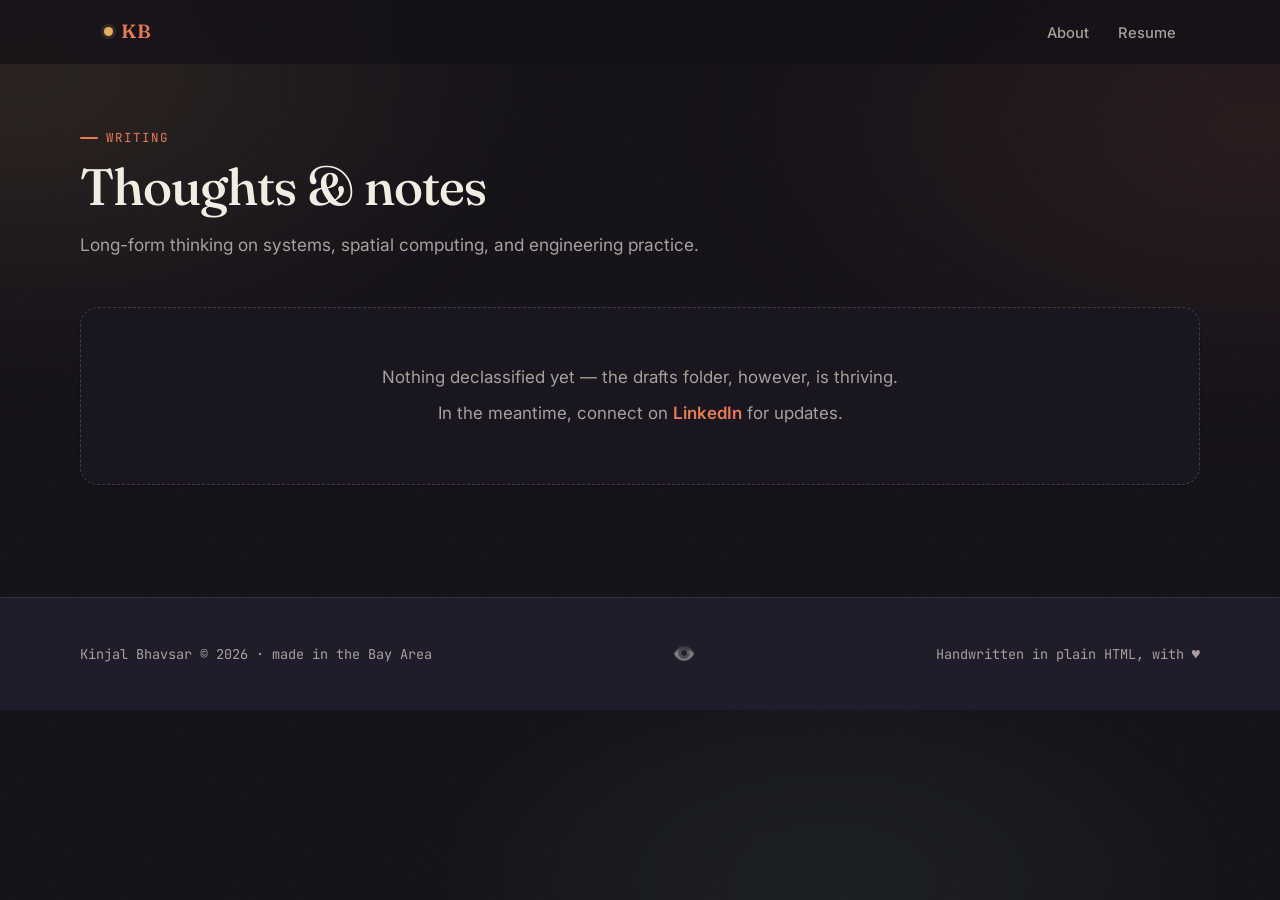
<file: writing.html>
<!DOCTYPE html>
<html lang="en">
<head>
  <meta charset="UTF-8" />
  <meta name="viewport" content="width=device-width, initial-scale=1.0" />
  <title>Writing — Kinjal Bhavsar</title>
  <meta name="description" content="Thoughts and notes by Kinjal Bhavsar." />
  <meta name="robots" content="noindex" />
  <link rel="canonical" href="https://kinjalbhavsar.com/writing.html" />

  <link rel="icon" href="/favicon.svg" type="image/svg+xml" />
  <meta name="theme-color" content="#131017" />

  <!-- Open Graph / social sharing -->
  <meta property="og:type" content="website" />
  <meta property="og:site_name" content="Kinjal Bhavsar" />
  <meta property="og:title" content="Writing — Kinjal Bhavsar" />
  <meta property="og:description" content="Long-form thinking on systems, spatial computing, and engineering practice." />
  <meta property="og:url" content="https://kinjalbhavsar.com/writing.html" />
  <meta property="og:image" content="https://kinjalbhavsar.com/assets/kinjal.jpg" />
  <meta name="twitter:card" content="summary" />
  <meta name="twitter:title" content="Writing — Kinjal Bhavsar" />
  <meta name="twitter:description" content="Long-form thinking on systems, spatial computing, and engineering practice." />
  <meta name="twitter:image" content="https://kinjalbhavsar.com/assets/kinjal.jpg" />

  <link rel="preconnect" href="https://fonts.googleapis.com" />
  <link rel="preconnect" href="https://fonts.gstatic.com" crossorigin />
  <link href="https://fonts.googleapis.com/css2?family=Fraunces:opsz,wght@9..144,400;9..144,500;9..144,600&family=Inter:wght@300;400;500;600;700;800&family=JetBrains+Mono:wght@400;500;700&display=swap" rel="stylesheet" />
  <link rel="stylesheet" href="css/styles.css?v=20260717b" />
</head>
<body>

  <a class="skip-link" href="#main-content">Skip to main content</a>

  <div data-nav></div>

  <main id="main-content">
    <section class="section section-pad-top">
      <div class="container">
        <div class="section-label">writing</div>
        <h1 class="section-title">Thoughts &amp; notes</h1>
        <p class="section-lede">
          Long-form thinking on systems, spatial computing, and engineering practice.
        </p>

        <div class="writing-placeholder">
          <p>Nothing declassified yet — the drafts folder, however, is thriving.</p>
          <p class="writing-sub">
            In the meantime, connect on
            <a href="https://www.linkedin.com/in/kinjalb" target="_blank" rel="noopener">LinkedIn</a>
            for updates.
          </p>
        </div>
      </div>
    </section>
  </main>

  <div data-footer></div>

  <script src="js/layout.js?v=20260717b" defer></script>
  <script src="js/main.js?v=20260717b" defer></script>
</body>
</html>
</file>
<file: css/styles.css>
/* ============================================================
   Design tokens — Ink & Ember (after dark)
   The old paper-and-ink zine, read at midnight: deep ink
   ground, ember / brass / sage accents glowing like
   marginalia under a desk lamp.
   ============================================================ */
:root {
  --bg: #131017;                /* midnight ink */
  --bg-elev: #1a1620;           /* lifted card surface */
  --bg-elev-2: #211c2b;         /* sunk / chip surface */
  --bg-glass: rgba(26, 22, 32, 0.72);
  --ink: #f2ede3;

  --text: #e8e2d6;             /* warm paper white */
  --text-muted: #a89f9d;
  --text-dim: #7d7477;

  --accent: #e87b52;           /* ember terracotta — primary */
  --accent-soft: rgba(232, 123, 82, 0.12);
  --accent-glow: rgba(232, 123, 82, 0.35);
  --accent-2: #67b99e;         /* sage / teal — secondary */
  --accent-2-soft: rgba(103, 185, 158, 0.13);
  --accent-gold: #e0b15e;      /* brass — warm pop */
  --accent-gold-soft: rgba(224, 177, 94, 0.14);
  --accent-gold-glow: rgba(224, 177, 94, 0.35);

  --border: rgba(242, 237, 227, 0.09);
  --border-strong: rgba(242, 237, 227, 0.18);
  --border-accent: rgba(232, 123, 82, 0.4);
  --border-iris: linear-gradient(135deg,
    rgba(232, 123, 82, 0.5) 0%,
    rgba(224, 177, 94, 0.42) 50%,
    rgba(103, 185, 158, 0.36) 100%);

  --radius: 18px;
  --radius-sm: 8px;
  --radius-pill: 999px;
  --nav-h: 64px;
  --max-w: 1120px;
  --measure: 680px;            /* comfortable reading width */

  --font: 'Inter', system-ui, -apple-system, sans-serif;
  --font-display: 'Fraunces', 'Cormorant Garamond', Georgia, serif;
  --mono: 'JetBrains Mono', 'SF Mono', Menlo, monospace;

  --shadow-sm: 0 1px 2px rgba(0, 0, 0, 0.4);
  --shadow-md: 0 10px 30px -12px rgba(0, 0, 0, 0.55);
  --shadow-glow: 0 16px 44px -18px var(--accent-glow);
}

/* ============================================================
   Reset & base
   ============================================================ */
*, *::before, *::after { box-sizing: border-box; margin: 0; padding: 0; }

html { scroll-behavior: smooth; font-size: 16px; }

body {
  font-family: var(--font);
  background: var(--bg);
  color: var(--text);
  line-height: 1.65;
  min-height: 100vh;
  -webkit-font-smoothing: antialiased;
  -moz-osx-font-smoothing: grayscale;
  overflow-x: hidden;
}

/* Film grain — faint bright noise screened onto the ink */
body::before {
  content: '';
  position: fixed;
  inset: 0;
  background-image: url("data:image/svg+xml;utf8,%3Csvg xmlns='http://www.w3.org/2000/svg' width='240' height='240'%3E%3Cfilter id='n'%3E%3CfeTurbulence type='fractalNoise' baseFrequency='0.85' numOctaves='2' stitchTiles='stitch'/%3E%3CfeColorMatrix values='0 0 0 0 0.95  0 0 0 0 0.9  0 0 0 0 0.82  0 0 0 0.5 0'/%3E%3C/filter%3E%3Crect width='100%25' height='100%25' filter='url(%23n)'/%3E%3C/svg%3E");
  opacity: 0.04;
  pointer-events: none;
  z-index: 0;
  mix-blend-mode: screen;
}

/* Ember glow that slowly drifts — lamplight in a dark study */
body::after {
  content: '';
  position: fixed;
  inset: -25%;
  background:
    radial-gradient(38% 30% at 18% 22%, rgba(224, 177, 94, 0.13) 0%, transparent 70%),
    radial-gradient(40% 30% at 82% 26%, rgba(232, 123, 82, 0.11) 0%, transparent 70%),
    radial-gradient(34% 24% at 60% 82%, rgba(103, 185, 158, 0.10) 0%, transparent 70%);
  filter: blur(64px);
  pointer-events: none;
  z-index: 0;
  animation: aurora-drift 64s ease-in-out infinite alternate;
}

@media (prefers-reduced-motion: reduce) {
  body::after { animation: none; }
}

a { color: inherit; text-decoration: none; }
ul { list-style: none; }
img { display: block; max-width: 100%; }

.skip-link {
  position: fixed;
  top: 0.75rem;
  left: 0.75rem;
  z-index: 1000;
  padding: 0.65rem 1rem;
  border-radius: var(--radius-sm);
  background: var(--ink);
  color: var(--bg);
  font-weight: 700;
  transform: translateY(-160%);
  transition: transform 0.2s;
}
.skip-link:focus { transform: translateY(0); }

:where(a, button, [tabindex]):focus-visible {
  outline: 3px solid var(--accent-gold);
  outline-offset: 4px;
}

/* Position content above bg layers */
.nav, main, .footer, .hero, .section, .story { position: relative; z-index: 1; }

::selection { background: var(--accent); color: #16121c; }

/* ============================================================
   Nav
   ============================================================ */
.nav {
  position: fixed;
  top: 0; left: 0; right: 0;
  height: var(--nav-h);
  z-index: 100;
  background: rgba(19, 16, 23, 0.7);
  backdrop-filter: blur(14px);
  -webkit-backdrop-filter: blur(14px);
  border-bottom: 1px solid transparent;
  transition: border-color 0.3s, background 0.3s;
}

.nav.scrolled {
  border-color: var(--border);
  background: rgba(19, 16, 23, 0.9);
}

.nav-inner {
  max-width: var(--max-w);
  margin: 0 auto;
  padding: 0 1.5rem;
  height: 100%;
  display: flex;
  align-items: center;
  justify-content: space-between;
}

.nav-logo {
  font-family: var(--font-display);
  font-weight: 600;
  font-size: 1.2rem;
  color: var(--accent);
  letter-spacing: 0.5px;
  display: inline-flex;
  align-items: center;
  gap: 0.5rem;
}

.nav-logo::before {
  content: '';
  display: inline-block;
  width: 9px; height: 9px;
  background: var(--accent-gold);
  border-radius: 50%;
  box-shadow: 0 0 0 3px var(--accent-gold-soft);
  animation: pulse-dot 2.4s ease-in-out infinite;
}

.nav-links { display: flex; gap: 1.8rem; }

.nav-links a {
  font-family: var(--font);
  font-size: 0.92rem;
  font-weight: 500;
  color: var(--text-muted);
  transition: color 0.2s;
  position: relative;
  padding: 0.3rem 0;
}

.nav-links a::before {
  content: '';
  position: absolute;
  bottom: 0; left: 0;
  width: 0; height: 2px;
  background: var(--accent);
  border-radius: 2px;
  transition: width 0.25s;
}

.nav-links a:hover { color: var(--text); }
.nav-links a:hover::before,
.nav-links a.is-active::before { width: 100%; }
.nav-links a.is-active { color: var(--accent); }

.hamburger {
  display: none;
  flex-direction: column;
  align-items: center;
  justify-content: center;
  gap: 5px;
  background: none;
  border: none;
  cursor: pointer;
  padding: 10px;
  width: 44px;
  height: 44px;
}
.hamburger span {
  display: block;
  width: 22px; height: 2px;
  background: var(--text);
  border-radius: 2px;
  transition: transform 0.3s, opacity 0.3s;
}

/* ============================================================
   Buttons
   ============================================================ */
.btn {
  display: inline-flex;
  align-items: center;
  gap: 0.5rem;
  padding: 0.72rem 1.5rem;
  border-radius: var(--radius-pill);
  font-family: var(--font);
  font-weight: 600;
  font-size: 0.92rem;
  transition: all 0.2s;
  cursor: pointer;
  border: 1px solid transparent;
  text-decoration: none;
}

.btn-primary {
  background: var(--accent);
  color: #16121c;
  border-color: var(--accent);
  box-shadow: var(--shadow-sm);
}
.btn-primary:hover {
  transform: translateY(-2px);
  box-shadow: 0 10px 26px -8px var(--accent-glow);
}

.btn-outline {
  background: transparent;
  color: var(--text);
  border-color: var(--border-strong);
}
.btn-outline:hover {
  border-color: var(--accent);
  color: var(--accent);
  transform: translateY(-2px);
}

.btn-sm {
  padding: 0.4rem 0.95rem;
  font-size: 0.82rem;
  background: var(--accent-soft);
  color: var(--accent);
  border: 1px solid var(--border-accent);
  border-radius: var(--radius-pill);
  font-weight: 600;
}
.btn-sm:hover { background: var(--accent); color: #16121c; }

/* ============================================================
   Hero (story landing)
   ============================================================ */
.hero {
  position: relative;
  min-height: 88vh;
  display: grid;
  grid-template-columns: 1.15fr 0.85fr;
  align-items: center;
  gap: 3rem;
  padding: calc(var(--nav-h) + 3rem) 1.5rem 3rem;
  max-width: var(--max-w);
  margin: 0 auto;
}

.hero-inner { position: relative; z-index: 2; }

.hero-eyebrow {
  font-family: var(--mono);
  font-size: 0.82rem;
  color: var(--accent);
  margin-bottom: 1.25rem;
  opacity: 0;
  animation: fadeUp 0.7s 0.1s forwards;
  display: inline-flex;
  align-items: center;
  gap: 0.6rem;
  letter-spacing: 0.5px;
}

.hero-eyebrow .hero-star {
  color: var(--accent-gold);
  font-size: 0.95em;
}

.hero-name {
  font-family: var(--font-display);
  font-size: clamp(3rem, 8vw, 5.6rem);
  font-weight: 500;
  font-style: normal;
  letter-spacing: -1.5px;
  line-height: 0.98;
  color: var(--ink);
  opacity: 0;
  animation: fadeUp 0.9s 0.22s forwards;
  font-variation-settings: "opsz" 144, "SOFT" 40;
}
.hero-name .accent { color: var(--accent); font-style: italic; }

.hero-mark {
  display: inline-block;
  margin-left: 0.12em;
  font-family: var(--font);
  font-size: 0.28em;
  vertical-align: 0.9em;
  font-weight: 400;
  color: var(--accent-gold);
}

.hero-title {
  font-family: var(--font);
  font-size: clamp(1.05rem, 1.7vw, 1.3rem);
  font-weight: 400;
  color: var(--text-muted);
  margin-top: 1.5rem;
  max-width: 30rem;
  opacity: 0;
  animation: fadeUp 0.8s 0.38s forwards;
  line-height: 1.7;
}
.hero-title .accent { color: var(--accent); font-weight: 600; }
.hero-title .accent-2 { color: var(--accent-2); font-weight: 600; }

.hero-cta {
  display: flex;
  gap: 0.9rem;
  margin-top: 2.25rem;
  flex-wrap: wrap;
  opacity: 0;
  animation: fadeUp 0.6s 0.5s forwards;
}

/* Hero portrait */
.hero-portrait {
  position: relative;
  z-index: 1;
  justify-self: center;
  width: clamp(220px, 30vw, 340px);
  opacity: 0;
  animation: fadeUp 1s 0.45s both;
}
.hero-portrait img {
  width: 100%;
  aspect-ratio: 4 / 5;
  object-fit: cover;
  object-position: center top;
  border-radius: 180px 180px 16px 16px;
  border: 1px solid var(--border-strong);
  box-shadow: var(--shadow-md);
}
.hero-portrait::before {
  content: '';
  position: absolute;
  inset: -14px -14px 14px 14px;
  border-radius: 190px 190px 18px 18px;
  border: 1.5px solid var(--accent-gold);
  opacity: 0.5;
  z-index: -1;
}
.hero-portrait .portrait-tag {
  position: absolute;
  bottom: -14px; left: 50%;
  transform: translateX(-50%);
  background: var(--bg-elev);
  border: 1px solid var(--border);
  box-shadow: var(--shadow-sm);
  font-family: var(--mono);
  font-size: 0.72rem;
  color: var(--text-muted);
  padding: 0.35rem 0.85rem;
  border-radius: var(--radius-pill);
  white-space: nowrap;
}

/* ============================================================
   Story chapters
   ============================================================ */
.story {
  max-width: var(--max-w);
  margin: 0 auto;
  padding: 2rem 1.5rem 4rem;
}

.chapter {
  padding: 4rem 0;
  border-top: 1px solid var(--border);
}
.chapter:first-child { border-top: none; }

.chapter-head {
  display: flex;
  align-items: baseline;
  gap: 0.9rem;
  margin-bottom: 1.75rem;
}
.chapter-num {
  font-family: var(--mono);
  font-size: 0.78rem;
  color: var(--accent);
  letter-spacing: 1px;
  border: 1px solid var(--border-accent);
  background: var(--accent-soft);
  border-radius: var(--radius-pill);
  padding: 0.2rem 0.7rem;
  white-space: nowrap;
}
.chapter-title {
  font-family: var(--font-display);
  font-size: clamp(1.9rem, 4vw, 2.9rem);
  font-weight: 500;
  letter-spacing: -0.8px;
  line-height: 1.08;
  color: var(--ink);
}
.chapter-title .accent { color: var(--accent); font-style: italic; }

.prose {
  max-width: var(--measure);
  font-size: 1.12rem;
  color: var(--text-muted);
  line-height: 1.8;
}
.prose p + p { margin-top: 1.1rem; }
.prose strong { color: var(--text); font-weight: 600; }
.prose em { font-style: italic; }

/* Two-column chapter: text + media */
.chapter-split {
  display: grid;
  grid-template-columns: 1.1fr 0.9fr;
  gap: 2.5rem;
  align-items: start;
}
.chapter-split.flip { grid-template-columns: 0.9fr 1.1fr; }
.chapter-split.flip .chapter-media { order: -1; }

/* Pull quote */
.pull {
  font-family: var(--font-display);
  font-size: clamp(1.4rem, 2.6vw, 1.9rem);
  font-style: italic;
  font-weight: 500;
  color: var(--ink);
  line-height: 1.35;
  max-width: var(--measure);
  margin: 2.25rem 0;
  padding-left: 1.5rem;
  border-left: 3px solid var(--accent-gold);
}

.impact-grid {
  display: grid;
  grid-template-columns: repeat(3, 1fr);
  gap: 1rem;
  margin: 2rem 0 2.25rem;
}
.impact-card {
  background: var(--bg-elev);
  border: 1px solid var(--border);
  border-radius: var(--radius);
  padding: 1.3rem;
  box-shadow: var(--shadow-sm);
}
.impact-kicker {
  display: block;
  margin-bottom: 0.55rem;
  color: var(--accent-gold);
  font-family: var(--mono);
  font-size: 0.68rem;
  letter-spacing: 0.08em;
  text-transform: uppercase;
}
.impact-card h3 { color: var(--ink); font-size: 1rem; margin-bottom: 0.4rem; }
.impact-card p { color: var(--text-muted); font-size: 0.9rem; line-height: 1.55; }

/* ============================================================
   Photos & figures (drop real images into these slots)
   ============================================================ */
.photo {
  position: relative;
  border-radius: 14px;
  overflow: hidden;
  background: var(--bg-elev-2);
  border: 1px solid var(--border);
  box-shadow: var(--shadow-md);
}
.photo img { width: 100%; height: 100%; object-fit: cover; display: block; }
.photo figcaption {
  font-family: var(--mono);
  font-size: 0.74rem;
  color: var(--text-dim);
  padding: 0.6rem 0.8rem;
  text-align: center;
}

/* Empty placeholder state — shows what photo to drop in */
.photo-ph {
  display: flex;
  flex-direction: column;
  align-items: center;
  justify-content: center;
  gap: 0.5rem;
  min-height: 240px;
  border: 1.5px dashed var(--border-strong);
  background:
    repeating-linear-gradient(45deg, transparent 0 12px, rgba(242,237,227,0.03) 12px 24px),
    var(--bg-elev-2);
  color: var(--text-dim);
  font-family: var(--mono);
  font-size: 0.78rem;
  text-align: center;
  padding: 1.5rem;
}
.photo-ph .ph-icon { font-size: 1.6rem; opacity: 0.7; }
.photo-ph .ph-note { color: var(--text-muted); max-width: 22ch; line-height: 1.5; }

/* A little polaroid-style stack for the photo galleries */
.photo-strip {
  display: grid;
  grid-template-columns: repeat(2, 1fr);
  gap: 1rem;
}
.photo-strip .photo:nth-child(odd) { transform: rotate(-1.2deg); }
.photo-strip .photo:nth-child(even) { transform: rotate(1.4deg); }
.photo-strip .photo { transition: transform 0.3s; }
.photo-strip .photo:hover { transform: rotate(0deg) translateY(-3px); }

/* ============================================================
   Inline + clustered links (woven into the story)
   ============================================================ */
.inline-link {
  color: var(--accent);
  font-weight: 600;
  border-bottom: 1.5px solid var(--accent-soft);
  transition: border-color 0.2s, color 0.2s;
}
.inline-link:hover { border-color: var(--accent); color: var(--ink); }

.link-cluster {
  display: flex;
  flex-wrap: wrap;
  gap: 0.6rem;
  margin-top: 1.5rem;
}
.link-pill {
  display: inline-flex;
  align-items: center;
  gap: 0.5rem;
  padding: 0.5rem 1rem 0.5rem 0.85rem;
  border-radius: var(--radius-pill);
  background: var(--bg-elev);
  border: 1px solid var(--border);
  box-shadow: var(--shadow-sm);
  color: var(--text);
  font-size: 0.88rem;
  font-weight: 500;
  transition: transform 0.2s, border-color 0.2s, color 0.2s, box-shadow 0.2s;
}
.link-pill svg { width: 18px; height: 18px; flex-shrink: 0; }
.link-pill .pill-todo { color: var(--text-dim); font-family: var(--mono); font-size: 0.78rem; }
.link-pill:hover {
  transform: translateY(-2px);
  border-color: var(--border-accent);
  color: var(--accent);
  box-shadow: 0 8px 20px -10px var(--accent-glow);
}
/* per-network hover tint */
.link-pill.is-work:hover { color: var(--accent); border-color: var(--border-accent); }
.link-pill.is-social:hover { color: var(--accent-2); border-color: rgba(79,138,120,0.4); }
.link-pill.is-warm:hover { color: var(--accent-gold); border-color: rgba(217,154,63,0.45); }

/* ============================================================
   Sections (subpages: resume, writing)
   ============================================================ */
.section { padding: 5rem 1.5rem; }
.section-pad-top { padding-top: calc(var(--nav-h) + 3.5rem); }

.container { max-width: var(--max-w); margin: 0 auto; }

.section-label {
  font-family: var(--mono);
  font-size: 0.78rem;
  color: var(--accent);
  text-transform: uppercase;
  letter-spacing: 2px;
  margin-bottom: 0.75rem;
  display: inline-flex;
  align-items: center;
  gap: 0.5rem;
}
.section-label::before {
  content: '';
  width: 18px; height: 2px;
  background: var(--accent);
  border-radius: 2px;
}

.section-title {
  font-family: var(--font-display);
  font-size: clamp(2.2rem, 4.5vw, 3.2rem);
  font-weight: 500;
  letter-spacing: -1px;
  margin-bottom: 1rem;
  line-height: 1.05;
  color: var(--ink);
}

.display { font-family: var(--font-display); font-weight: 500; letter-spacing: -0.5px; }

.section-lede {
  color: var(--text-muted);
  font-size: 1.08rem;
  max-width: 640px;
  margin-bottom: 3rem;
  line-height: 1.7;
}

.resume-actions {
  display: flex;
  flex-wrap: wrap;
  gap: 0.75rem;
  margin: -1.4rem 0 2.5rem;
}
.resume-summary {
  display: grid;
  grid-template-columns: minmax(240px, 0.85fr) 1.15fr;
  gap: 1rem 2rem;
  align-items: start;
  margin-bottom: 3rem;
  padding: 1.5rem;
  background: var(--bg-elev);
  border: 1px solid var(--border);
  border-radius: var(--radius);
  box-shadow: var(--shadow-md);
}
.resume-summary .section-label { margin-bottom: 0.55rem; }
.summary-title {
  color: var(--ink);
  font-family: var(--font-display);
  font-size: clamp(1.45rem, 2.6vw, 2rem);
  font-weight: 500;
  line-height: 1.2;
}
.resume-summary .expertise-tags { margin-top: 0; }
.proof-links {
  grid-column: 1 / -1;
  display: flex;
  flex-wrap: wrap;
  gap: 0.75rem 1.25rem;
  padding-top: 1rem;
  border-top: 1px solid var(--border);
  font-size: 0.88rem;
}

/* ============================================================
   Journey track (roots chapter)
   ============================================================ */
.journey-track {
  display: flex;
  justify-content: space-between;
  align-items: flex-start;
  position: relative;
  margin-top: 1.5rem;
  padding: 2rem 0 0.5rem;
  background-image: url("data:image/svg+xml;utf8,%3Csvg xmlns='http://www.w3.org/2000/svg' viewBox='0 0 400 60' preserveAspectRatio='none'%3E%3Cdefs%3E%3ClinearGradient id='g' x1='0' y1='0' x2='1' y2='0'%3E%3Cstop offset='0%25' stop-color='%23e87b52' stop-opacity='0'/%3E%3Cstop offset='15%25' stop-color='%23e87b52' stop-opacity='0.7'/%3E%3Cstop offset='55%25' stop-color='%23e0b15e' stop-opacity='0.8'/%3E%3Cstop offset='95%25' stop-color='%2367b99e' stop-opacity='0.7'/%3E%3Cstop offset='100%25' stop-color='%2367b99e' stop-opacity='0'/%3E%3C/linearGradient%3E%3C/defs%3E%3Cpath d='M 5,40 Q 100,5 200,28 T 395,18' stroke='url(%23g)' stroke-width='1.4' stroke-dasharray='3 5' fill='none'/%3E%3C/svg%3E");
  background-repeat: no-repeat;
  background-position: 0 0;
  background-size: 100% 60px;
}

.journey-stop {
  display: flex;
  flex-direction: column;
  align-items: center;
  gap: 0.5rem;
  position: relative;
  z-index: 1;
  font-family: var(--mono);
  font-size: 0.76rem;
  color: var(--text-dim);
  text-align: center;
  flex: 1;
}
.journey-stop .pin {
  font-size: 0.95rem;
  line-height: 1;
  color: var(--accent);
  margin-bottom: 0.1rem;
}
.journey-stop:nth-child(2) .pin { color: var(--accent-gold); }
.journey-stop:nth-child(3) .pin { color: var(--accent-2); }
.journey-stop:last-child .pin { color: var(--accent); font-size: 1.1rem; }
.journey-stop .city {
  font-family: var(--font-display);
  font-size: 1rem;
  font-weight: 500;
  color: var(--ink);
  letter-spacing: -0.3px;
}
.journey-stop .year { font-size: 0.7rem; color: var(--text-dim); }

/* ============================================================
   Chips / tags / facts / currently (reused across story)
   ============================================================ */
.love-chips, .expertise-tags {
  display: flex;
  flex-wrap: wrap;
  gap: 0.5rem;
  margin-top: 1.25rem;
}

.chip {
  font-family: var(--font);
  font-size: 0.85rem;
  font-weight: 500;
  padding: 0.45rem 1rem;
  background: var(--bg-elev);
  border: 1px solid var(--border-strong);
  color: var(--text);
  border-radius: var(--radius-pill);
  box-shadow: var(--shadow-sm);
  transition: background 0.2s, border-color 0.2s, color 0.2s, transform 0.2s;
}
.chip:hover { background: var(--accent-soft); border-color: var(--border-accent); color: var(--accent); transform: translateY(-2px); }
.chip-2:hover { background: var(--accent-2-soft); border-color: rgba(79,138,120,0.4); color: var(--accent-2); }
.chip-warm:hover { background: var(--accent-gold-soft); border-color: rgba(217,154,63,0.45); color: var(--accent-gold); }

.currently-list { display: flex; flex-direction: column; gap: 0.85rem; margin-top: 0.5rem; }
.currently-row {
  display: grid;
  grid-template-columns: 96px 1fr;
  gap: 0.9rem;
  align-items: baseline;
  font-size: 1rem;
  padding-bottom: 0.85rem;
  border-bottom: 1px solid var(--border);
}
.currently-row:last-child { border-bottom: none; }
.currently-row .k {
  font-family: var(--mono);
  font-size: 0.72rem;
  text-transform: uppercase;
  letter-spacing: 1px;
  color: var(--accent);
}
.currently-row .v { color: var(--text); }
.currently-row .v.todo { color: var(--text-dim); font-style: italic; }

.facts-list { display: flex; flex-direction: column; gap: 0.85rem; margin-top: 0.5rem; }
.facts-list li {
  position: relative;
  padding-left: 1.6rem;
  color: var(--text-muted);
  font-size: 1.02rem;
  line-height: 1.6;
}
.facts-list li::before {
  content: '✦';
  position: absolute;
  left: 0; top: 0.15rem;
  color: var(--accent);
  font-size: 0.85rem;
}
.facts-list li:nth-child(2)::before { color: var(--accent-gold); }
.facts-list li:nth-child(3)::before { color: var(--accent-2); }
.facts-list strong { color: var(--text); font-weight: 600; }

/* Unlikely-turns list — case-file entries with mono keys */
.twists {
  display: flex;
  flex-direction: column;
  margin-top: 1.25rem;
  max-width: var(--measure);
}
.twist {
  display: grid;
  grid-template-columns: 128px 1fr;
  gap: 1.1rem;
  padding: 1.05rem 0;
  border-bottom: 1px dashed var(--border-strong);
}
.twist:last-child { border-bottom: none; }
.twist .t-key {
  font-family: var(--mono);
  font-size: 0.72rem;
  letter-spacing: 1.5px;
  text-transform: uppercase;
  color: var(--accent-gold);
  padding-top: 0.4rem;
}
.twist:nth-child(even) .t-key { color: var(--accent-2); }
.twist .t-val {
  color: var(--text-muted);
  font-size: 1.05rem;
  line-height: 1.7;
}
.twist .t-val strong { color: var(--text); font-weight: 600; }

/* Post-script whisper at the end of the page */
.ps-hint {
  margin-top: 2.5rem;
  font-family: var(--mono);
  font-size: 0.78rem;
  color: var(--text-dim);
  letter-spacing: 0.4px;
}

/* Soft card used to group small content blocks in the story */
.note-card {
  position: relative;
  background: var(--bg-elev);
  border: 1px solid var(--border);
  border-radius: var(--radius);
  padding: 1.6rem 1.75rem;
  box-shadow: var(--shadow-md);
}
.note-card + .note-card { margin-top: 1rem; }
.note-label {
  font-family: var(--mono);
  font-size: 0.72rem;
  text-transform: uppercase;
  letter-spacing: 1.5px;
  color: var(--text-dim);
  display: inline-flex;
  align-items: center;
  gap: 0.45rem;
  margin-bottom: 0.85rem;
}
.note-label .dot {
  width: 7px; height: 7px; border-radius: 50%;
  background: var(--accent-2);
  box-shadow: 0 0 0 3px var(--accent-2-soft);
}
.note-label .dot-live { animation: pulse-dot 2.4s ease-in-out infinite; }

.cards-2 { display: grid; grid-template-columns: 1fr 1fr; gap: 1rem; }

/* ============================================================
   Timeline (resume page)
   ============================================================ */
.timeline { position: relative; display: flex; flex-direction: column; }

.timeline::before {
  content: '';
  position: absolute;
  left: 11px;
  top: 12px;
  bottom: 12px;
  width: 2px;
  background: linear-gradient(180deg, var(--accent) 0%, var(--accent-gold) 50%, var(--border) 100%);
  border-radius: 2px;
}

.timeline-item {
  display: grid;
  grid-template-columns: 24px 1fr;
  gap: 1.5rem;
  padding-bottom: 2.5rem;
  position: relative;
}
.timeline-item:last-child { padding-bottom: 0; }

.timeline-dot {
  width: 24px; height: 24px;
  border-radius: 50%;
  background: var(--bg);
  border: 2px solid var(--accent);
  flex-shrink: 0;
  margin-top: 4px;
  box-shadow: 0 0 0 4px var(--accent-soft);
  position: relative;
  z-index: 1;
}
.timeline-dot::after {
  content: '';
  position: absolute;
  inset: 5px;
  border-radius: 50%;
  background: var(--accent);
}
.timeline-dot-outline { border-color: var(--border-strong); box-shadow: none; }
.timeline-dot-outline::after { background: var(--text-dim); }

.timeline-content {
  position: relative;
  background: var(--bg-elev);
  border: 1px solid var(--border);
  border-radius: var(--radius);
  padding: 1.5rem;
  box-shadow: var(--shadow-md);
  transition: transform 0.25s, box-shadow 0.25s;
}
.timeline-content:hover { transform: translateY(-2px); box-shadow: 0 16px 36px -18px rgba(0,0,0,0.65); }

.timeline-header {
  display: flex;
  justify-content: space-between;
  align-items: flex-start;
  margin-bottom: 0.75rem;
  gap: 1rem;
  flex-wrap: wrap;
}
.timeline-role { font-size: 1.12rem; font-weight: 700; color: var(--ink); }
.timeline-company { font-size: 0.9rem; color: var(--accent); font-weight: 600; margin-top: 0.2rem; }
.timeline-period {
  font-family: var(--mono);
  font-size: 0.75rem;
  color: var(--text-muted);
  white-space: nowrap;
  background: var(--bg-elev-2);
  padding: 0.3rem 0.7rem;
  border-radius: var(--radius-pill);
  border: 1px solid var(--border);
}

.timeline-desc { font-size: 0.98rem; color: var(--text-muted); margin-bottom: 0.75rem; }

.timeline-bullets { display: flex; flex-direction: column; gap: 0.5rem; margin-bottom: 1rem; }
.timeline-bullets li {
  font-size: 0.94rem;
  color: var(--text-muted);
  padding-left: 1.3rem;
  position: relative;
  line-height: 1.6;
}
.timeline-bullets li::before {
  content: '▸';
  position: absolute;
  left: 0; top: 0.1rem;
  color: var(--accent);
  font-size: 0.85rem;
}
.timeline-bullets li strong { color: var(--text); font-weight: 600; }
.timeline-bullets li code {
  font-family: var(--mono);
  font-size: 0.82rem;
  background: var(--accent-soft);
  color: var(--accent);
  padding: 0.1rem 0.4rem;
  border-radius: 4px;
  border: 1px solid var(--border-accent);
}

.timeline-link { color: var(--accent); font-size: 0.82rem; font-weight: 600; white-space: nowrap; }
.timeline-link:hover { text-decoration: underline; }

.timeline-tags { display: flex; flex-wrap: wrap; gap: 0.45rem; }

.tag {
  font-family: var(--mono);
  font-size: 0.72rem;
  padding: 0.25rem 0.65rem;
  border-radius: var(--radius-pill);
  background: var(--bg-elev-2);
  color: var(--text-muted);
  border: 1px solid var(--border);
}

/* ============================================================
   Writing page
   ============================================================ */
.writing-placeholder {
  background: var(--bg-elev);
  border: 1.5px dashed var(--border-strong);
  border-radius: var(--radius);
  padding: 3.5rem 2rem;
  text-align: center;
  box-shadow: var(--shadow-sm);
}
.writing-placeholder p { font-size: 1.06rem; color: var(--text-muted); }
.writing-sub { margin-top: 0.5rem; font-size: 0.95rem; }
.writing-sub a { color: var(--accent); font-weight: 600; }
.writing-sub a:hover { text-decoration: underline; }

/* ============================================================
   Game modal (GLITCH_HUNTER easter egg)
   Retained as a hidden bit of fun; re-themed to warm tokens.
   ============================================================ */
.game-dialog {
  border: none;
  padding: 0;
  background: transparent;
  max-width: 720px;
  width: 92vw;
  color: var(--text);
}
.game-dialog::backdrop {
  background: rgba(0, 0, 0, 0.6);
  backdrop-filter: blur(6px);
  -webkit-backdrop-filter: blur(6px);
}
.game-shell {
  background: var(--bg-elev);
  border: 1px solid var(--border-strong);
  border-radius: var(--radius);
  overflow: hidden;
  box-shadow: 0 40px 90px -30px rgba(0, 0, 0, 0.75);
}
.game-bar {
  display: flex;
  align-items: center;
  justify-content: space-between;
  padding: 0.6rem 1rem;
  background: var(--bg-elev-2);
  border-bottom: 1px solid var(--border);
  font-family: var(--mono);
  font-size: 0.8rem;
}
.game-bar-title { color: var(--accent); letter-spacing: 1.5px; }
.game-bar-dots { display: inline-flex; gap: 0.4rem; }
.game-bar-dots span { width: 10px; height: 10px; border-radius: 50%; background: var(--border-strong); }
.game-bar-dots span:nth-child(1) { background: #e87b52; }
.game-bar-dots span:nth-child(2) { background: #e0b15e; }
.game-bar-dots span:nth-child(3) { background: #67b99e; }
.game-close {
  background: none;
  border: none;
  color: var(--text-muted);
  cursor: pointer;
  font-family: var(--mono);
  font-size: 0.8rem;
  letter-spacing: 1px;
  padding: 0.3rem 0.6rem;
  border-radius: 4px;
  transition: color 0.2s, background 0.2s;
}
.game-close:hover { color: var(--accent); background: var(--accent-soft); }
.game-hud {
  display: flex;
  gap: 2rem;
  padding: 0.9rem 1.25rem;
  background: var(--bg);
  border-bottom: 1px solid var(--border);
  font-family: var(--mono);
  font-size: 0.85rem;
  color: var(--text-muted);
}
.game-hud .game-stat span { color: var(--accent); font-weight: 700; }
.game-area {
  position: relative;
  width: 100%;
  height: 360px;
  overflow: hidden;
  cursor: crosshair;
  user-select: none;
  background:
    radial-gradient(circle at 50% 40%, var(--accent-gold-soft) 0%, transparent 70%),
    var(--bg);
}
.game-start-overlay {
  position: absolute;
  inset: 0;
  display: flex;
  align-items: center;
  justify-content: center;
  background: rgba(19, 16, 23, 0.9);
  z-index: 10;
}
.game-start-box {
  text-align: center;
  display: flex;
  flex-direction: column;
  align-items: center;
  gap: 1rem;
  max-width: 420px;
  padding: 1rem;
}
.game-title-ascii {
  font-family: var(--font-display);
  font-size: 1.7rem;
  font-weight: 600;
  color: var(--accent);
  letter-spacing: 1px;
}
.game-start-box p { color: var(--text-muted); font-size: 0.95rem; line-height: 1.7; }
.glitch-target {
  position: absolute;
  width: 44px; height: 44px;
  cursor: crosshair;
  display: flex;
  align-items: center;
  justify-content: center;
  font-size: 1.4rem;
  animation: glitch-shake 0.4s infinite;
  border-radius: 8px;
  background: var(--accent-soft);
  border: 1px solid var(--border-accent);
  color: inherit;
}
.glitch-target:hover { background: rgba(232, 123, 82, 0.25); }
.game-over-overlay {
  position: absolute;
  inset: 0;
  background: rgba(19, 16, 23, 0.95);
  display: flex;
  align-items: center;
  justify-content: center;
  flex-direction: column;
  gap: 1rem;
  z-index: 10;
}
.game-over-overlay h3 { font-family: var(--font-display); font-size: 1.7rem; color: var(--accent); letter-spacing: 1px; }
.game-over-overlay p { color: var(--text-muted); }

/* ============================================================
   Footer
   ============================================================ */
.footer {
  border-top: 1px solid var(--border);
  padding: 2.5rem 1.5rem;
  background: var(--bg-elev-2);
  margin-top: 2rem;
}
.footer-inner {
  max-width: var(--max-w);
  margin: 0 auto;
  display: flex;
  justify-content: space-between;
  align-items: center;
  font-size: 0.85rem;
  color: var(--text-muted);
  font-family: var(--mono);
  gap: 1rem;
  flex-wrap: wrap;
}
.footer-hint {
  cursor: pointer;
  transition: transform 0.3s, filter 0.3s;
  font-size: 1.2rem;
  filter: grayscale(1) opacity(0.45);
  user-select: none;
}
.footer-hint:hover { transform: scale(1.3) rotate(-10deg); filter: grayscale(0) opacity(1); }

/* ============================================================
   Animations
   ============================================================ */
@keyframes fadeUp {
  from { opacity: 0; transform: translateY(20px); }
  to   { opacity: 1; transform: translateY(0); }
}
@keyframes pulse-dot {
  0%, 100% { opacity: 1; }
  50%       { opacity: 0.45; }
}
@keyframes glitch-shake {
  0%, 100% { transform: translate(0); }
  25%       { transform: translate(-1px, 1px); }
  50%       { transform: translate(1px, -1px); }
  75%       { transform: translate(-1px, -1px); }
}
@keyframes aurora-drift {
  0%   { transform: translate(0, 0) scale(1); }
  50%  { transform: translate(2%, -2%) scale(1.04); }
  100% { transform: translate(-2%, 2%) scale(0.98); }
}

/* ============================================================
   Reveal-on-scroll
   ============================================================ */
.reveal { opacity: 0; transform: translateY(22px); transition: opacity 0.7s, transform 0.7s; }
.reveal.visible { opacity: 1; transform: translateY(0); }
@media (prefers-reduced-motion: reduce) {
  .reveal { opacity: 1; transform: none; transition: none; }
  .hero-eyebrow, .hero-name, .hero-title, .hero-cta, .hero-portrait {
    opacity: 1;
    animation: none;
  }
  .nav-logo::before, .note-label .dot-live, .glitch-target { animation: none; }
  html { scroll-behavior: auto; }
}

/* ============================================================
   Responsive
   ============================================================ */
@media (max-width: 880px) {
  .hero {
    grid-template-columns: 1fr;
    gap: 2.5rem;
    min-height: auto;
    text-align: left;
  }
  .hero-portrait { justify-self: start; width: clamp(160px, 42vw, 210px); }
  .chapter-split, .chapter-split.flip { grid-template-columns: 1fr; gap: 1.75rem; }
  .chapter-split.flip .chapter-media { order: 0; }
  .cards-2 { grid-template-columns: 1fr; }
  .impact-grid { grid-template-columns: 1fr; }
  .resume-summary { grid-template-columns: 1fr; }
  .proof-links { grid-column: auto; }
}

@media (max-width: 640px) {
  .nav-links { display: none; }
  .hamburger { display: flex; }
  body.menu-open { overflow: hidden; }
  .nav-links.open {
    display: flex;
    flex-direction: column;
    position: fixed;
    inset: var(--nav-h) 0 0 0;
    background: rgba(19, 16, 23, 0.98);
    backdrop-filter: blur(20px);
    padding: 3rem 2rem;
    gap: 2rem;
    font-size: 1.1rem;
    align-items: center;
    justify-content: flex-start;
    z-index: 99;
  }
  .nav-links.open a { font-size: 1.2rem; }

  .chapter { padding: 3rem 0; }
  .photo-strip { grid-template-columns: 1fr; }

  .footer-inner { flex-direction: column; gap: 0.75rem; text-align: center; }

  .journey-track {
    flex-wrap: wrap;
    gap: 1.5rem 1rem;
    background-image: none;
    padding-top: 0.5rem;
  }
  .journey-stop { flex: 0 0 calc(50% - 0.5rem); }

  .game-area { height: 280px; }
  .currently-row { grid-template-columns: 80px 1fr; }
  .twist { grid-template-columns: 1fr; gap: 0.35rem; padding: 0.95rem 0; }
  .twist .t-key { padding-top: 0; }
}

@media print {
  :root { --bg: #fff; --bg-elev: #fff; --bg-elev-2: #f4f4f4; --ink: #111; --text: #111; --text-muted: #333; --border: #ccc; }
  body { background: #fff; color: #111; font-size: 10pt; }
  body::before, body::after, .nav, .footer, .resume-actions, .skip-link { display: none !important; }
  .section, .section-pad-top { padding: 0; }
  .section-lede { margin-bottom: 1rem; }
  .resume-summary { box-shadow: none; margin-bottom: 1rem; break-inside: avoid; }
  .timeline-content { box-shadow: none; padding: 0.8rem; break-inside: avoid; }
  .timeline-item { padding-bottom: 0.8rem; }
  .timeline-bullets { gap: 0.2rem; }
  .timeline-tags { display: none; }
  a { text-decoration: none; }
}
</file>
